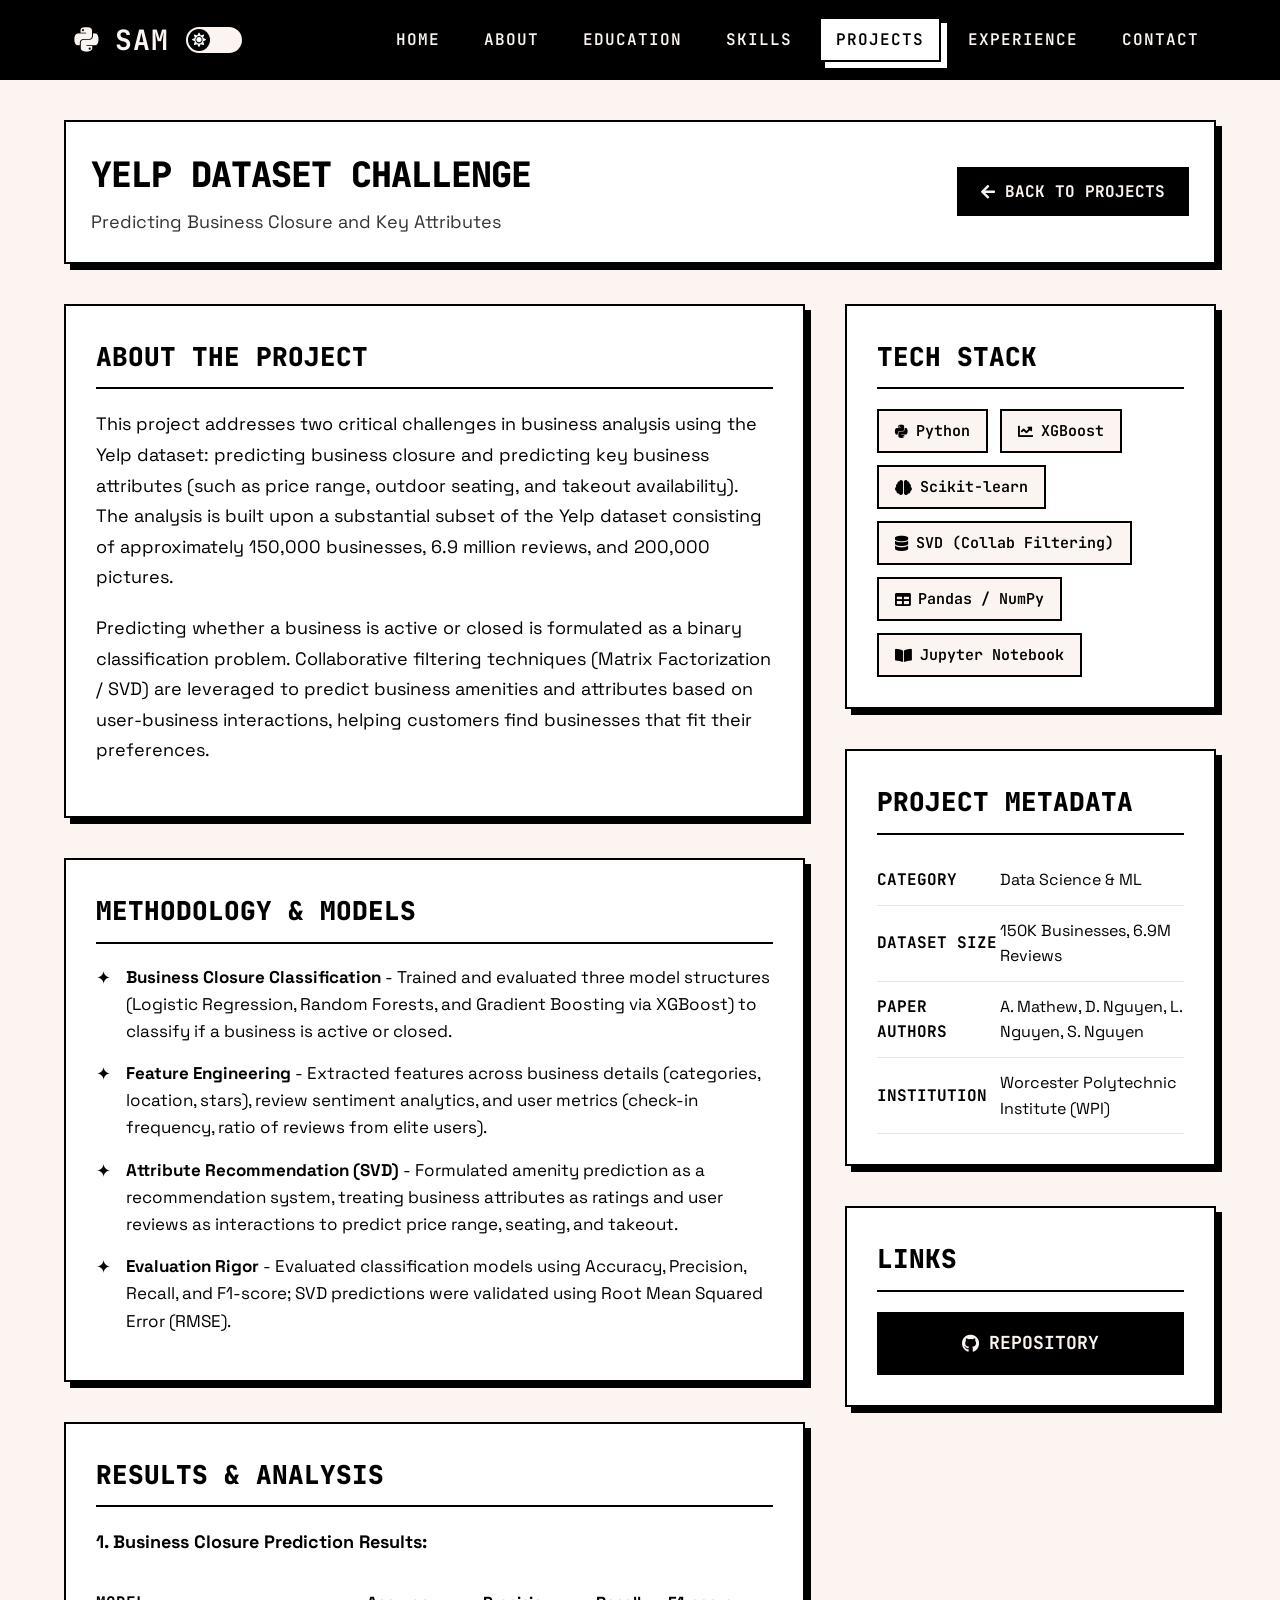
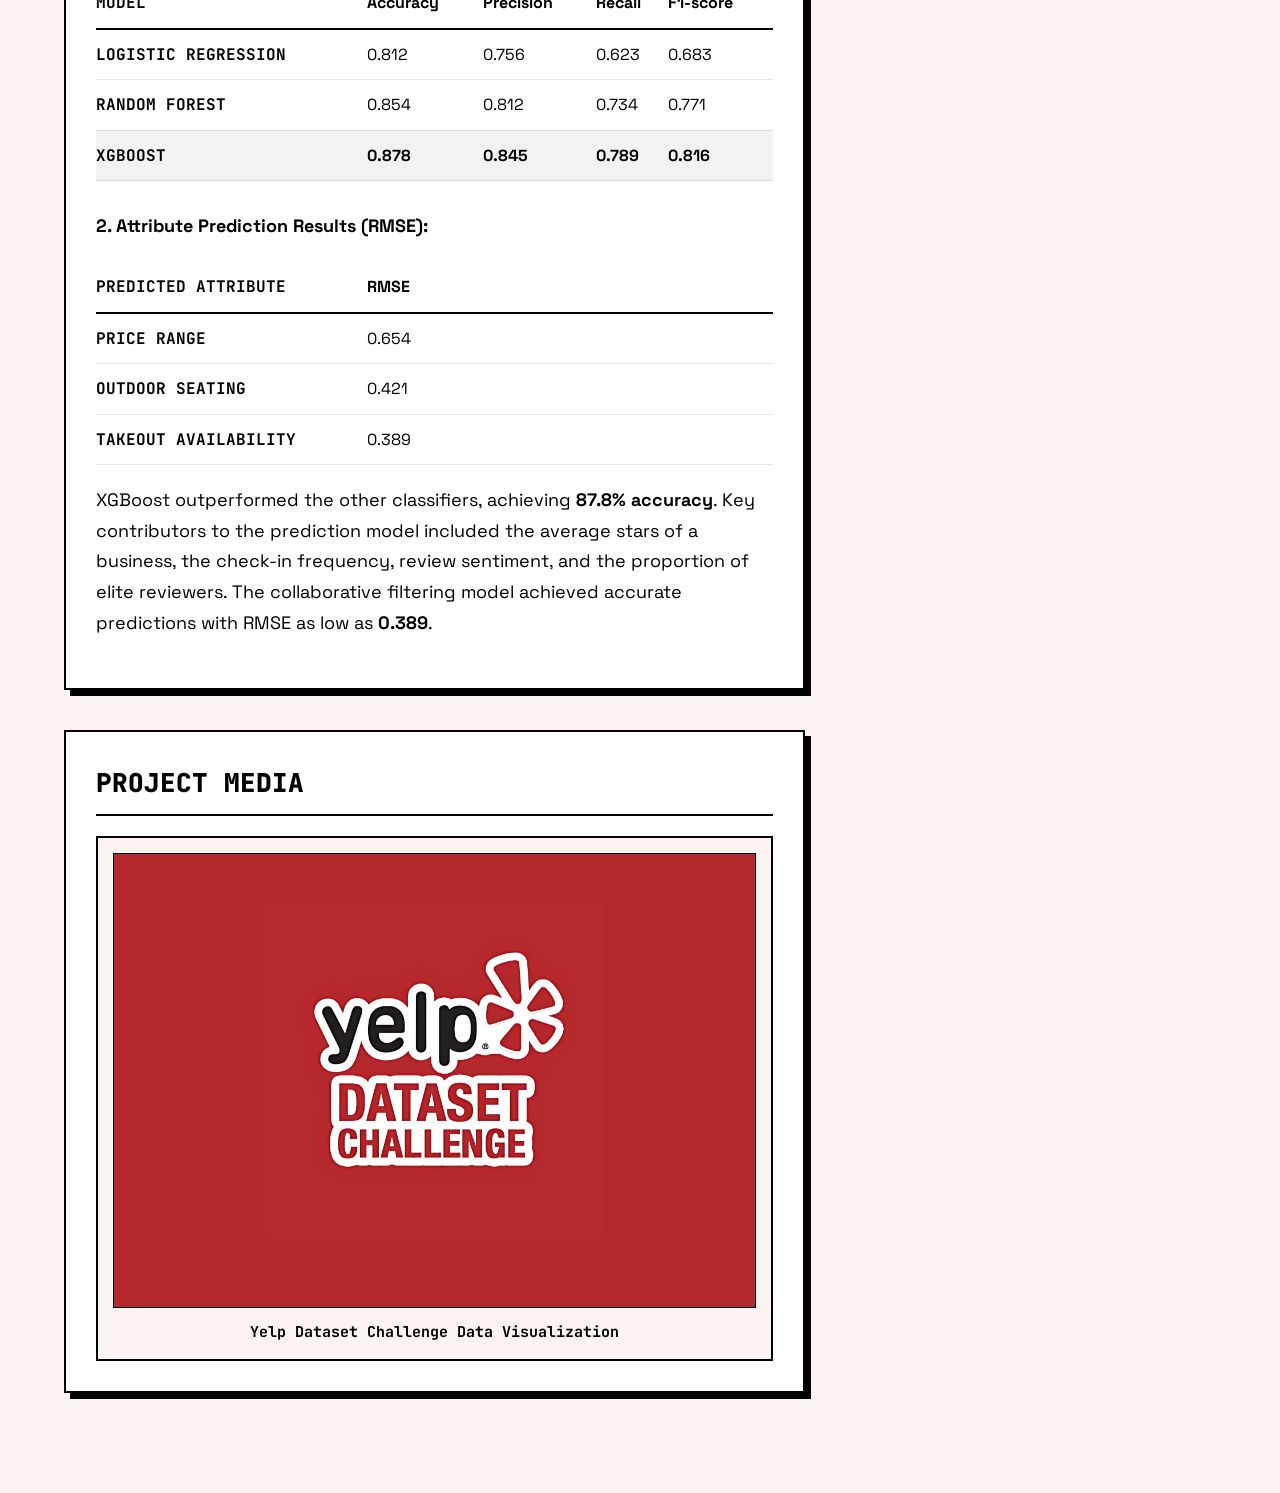
<file: yelp.html>
<!DOCTYPE html>
<html lang="en">

<head>
  <meta charset="UTF-8" />
  <meta http-equiv="X-UA-Compatible" content="IE=edge" />
  <meta name="viewport" content="width=device-width, initial-scale=1.0" />
  <title>Yelp Dataset Challenge | Project Details</title>
  <!-- Custom CSS -->
  <link rel="stylesheet" href="./assets/css/style.css" />
  <link rel="stylesheet" href="./assets/css/shared.css" />
  <link rel="stylesheet" href="./assets/css/project-detail.css" />
  <!-- Font Awesome -->
  <link rel="stylesheet" href="https://cdnjs.cloudflare.com/ajax/libs/font-awesome/5.15.3/css/all.min.css"
    integrity="sha512-iBBXm8fW90+nuLcSKlbmrPcLa0OT92xO1BIsZ+ywDWZCvqsWgccV3gFoRBv0z+8dLJgyAHIhR35VZc2oM/gI1w=="
    crossorigin="anonymous" referrerpolicy="no-referrer" />
  <link href="https://fonts.googleapis.com/css2?family=Abel&display=swap" rel="stylesheet" />
</head>

<body>
  <!-- navbar starts -->
  <header>
    <div class="navbar-left">
      <a href="/" class="logo"><i class="fab fa-python"></i> sam</a>
      <button id="theme-toggle" class="theme-toggle" aria-label="Toggle dark mode">
        <i class="fas fa-sun"></i>
        <i class="fas fa-moon"></i>
      </button>
    </div>

    <div class="navbar-controls">
      <div id="menu" class="fas fa-bars"></div>
    </div>

    <nav class="navbar">
      <ul>
        <li><a href="./index.html#home">Home</a></li>
        <li><a href="./index.html#about">About</a></li>
        <li><a href="./index.html#education">Education</a></li>
        <li><a href="./index.html#skills">Skills</a></li>
        <li><a href="./index.html#project" class="active">Projects</a></li>
        <li><a href="./index.html#experience">Experience</a></li>
        <li><a href="./index.html#contact">Contact</a></li>
      </ul>
    </nav>
  </header>
  <!-- navbar ends -->

  <main class="project-detail-container">
    <!-- Header Banner -->
    <div class="project-detail-header">
      <div class="project-title-area">
        <h1>Yelp Dataset Challenge</h1>
        <div class="project-subtitle">Predicting Business Closure and Key Attributes</div>
      </div>
      <button class="back-btn" onclick="window.location.href='./index.html#project'">
        <i class="fas fa-arrow-left"></i> Back to Projects
      </button>
    </div>

    <!-- Main Layout Grid -->
    <div class="project-grid">
      <!-- Left Side: Project details -->
      <div class="project-main-content">
        <!-- Overview Card -->
        <div class="project-card">
          <h2>About the Project</h2>
          <p>
            This project addresses two critical challenges in business analysis using the Yelp dataset: predicting
            business closure and predicting key business attributes (such as price range, outdoor seating, and takeout
            availability). The analysis is built upon a substantial subset of the Yelp dataset consisting of
            approximately 150,000 businesses, 6.9 million reviews, and 200,000 pictures.
          </p>
          <p>
            Predicting whether a business is active or closed is formulated as a binary classification problem.
            Collaborative filtering techniques (Matrix Factorization / SVD) are leveraged to predict business amenities
            and attributes based on user-business interactions, helping customers find businesses that fit their
            preferences.
          </p>
        </div>

        <!-- Features & Methods Card -->
        <div class="project-card">
          <h2>Methodology & Models</h2>
          <ul class="project-list">
            <li><strong>Business Closure Classification</strong> - Trained and evaluated three model structures
              (Logistic Regression, Random Forests, and Gradient Boosting via XGBoost) to classify if a business is
              active or closed.</li>
            <li><strong>Feature Engineering</strong> - Extracted features across business details (categories, location,
              stars), review sentiment analytics, and user metrics (check-in frequency, ratio of reviews from elite
              users).</li>
            <li><strong>Attribute Recommendation (SVD)</strong> - Formulated amenity prediction as a recommendation
              system, treating business attributes as ratings and user reviews as interactions to predict price range,
              seating, and takeout.</li>
            <li><strong>Evaluation Rigor</strong> - Evaluated classification models using Accuracy, Precision, Recall,
              and F1-score; SVD predictions were validated using Root Mean Squared Error (RMSE).</li>
          </ul>
        </div>

        <!-- Results Card -->
        <div class="project-card">
          <h2>Results & Analysis</h2>
          <p><strong>1. Business Closure Prediction Results:</strong></p>
          <table class="meta-info-table" style="margin-bottom: 3rem;">
            <thead>
              <tr style="font-weight: bold; border-bottom: 2px solid var(--border-primary);">
                <td>Model</td>
                <td>Accuracy</td>
                <td>Precision</td>
                <td>Recall</td>
                <td>F1-score</td>
              </tr>
            </thead>
            <tbody>
              <tr>
                <td>Logistic Regression</td>
                <td>0.812</td>
                <td>0.756</td>
                <td>0.623</td>
                <td>0.683</td>
              </tr>
              <tr>
                <td>Random Forest</td>
                <td>0.854</td>
                <td>0.812</td>
                <td>0.734</td>
                <td>0.771</td>
              </tr>
              <tr style="font-weight: bold; background: rgba(0,0,0,0.05);">
                <td>XGBoost</td>
                <td>0.878</td>
                <td>0.845</td>
                <td>0.789</td>
                <td>0.816</td>
              </tr>
            </tbody>
          </table>

          <p><strong>2. Attribute Prediction Results (RMSE):</strong></p>
          <table class="meta-info-table">
            <thead>
              <tr style="font-weight: bold; border-bottom: 2px solid var(--border-primary);">
                <td>Predicted Attribute</td>
                <td>RMSE</td>
              </tr>
            </thead>
            <tbody>
              <tr>
                <td>Price Range</td>
                <td>0.654</td>
              </tr>
              <tr>
                <td>Outdoor Seating</td>
                <td>0.421</td>
              </tr>
              <tr>
                <td>Takeout Availability</td>
                <td>0.389</td>
              </tr>
            </tbody>
          </table>
          <p style="margin-top: 2rem;">
            XGBoost outperformed the other classifiers, achieving <strong>87.8% accuracy</strong>. Key contributors to
            the prediction model included the average stars of a business, the check-in frequency, review sentiment, and
            the proportion of elite reviewers. The collaborative filtering model achieved accurate predictions with RMSE
            as low as <strong>0.389</strong>.
          </p>
        </div>

        <!-- Media Card -->
        <div class="project-card">
          <h2>Project Media</h2>
          <div style="border: 2px solid var(--border-primary); padding: 15px; background: var(--bg-primary);">
            <img src="./assets/images/projects/yelp.png" alt="Yelp Challenge Visual"
              style="width: 100%; height: auto; border: 1px solid var(--border-primary); display: block;" />
            <div
              style="margin-top: 12px; font-size: 1.5rem; font-family: 'JetBrains Mono', monospace; text-align: center; font-weight: bold;">
              Yelp Dataset Challenge Data Visualization</div>
          </div>
        </div>
      </div>

      <!-- Right Side: Sidebar Metadata & Tech Stack -->
      <div class="project-sidebar">
        <!-- Tech Stack Card -->
        <div class="project-card">
          <h2>Tech Stack</h2>
          <div class="tech-grid">
            <span class="tech-badge"><i class="fab fa-python"></i> Python</span>
            <span class="tech-badge"><i class="fas fa-chart-line"></i> XGBoost</span>
            <span class="tech-badge"><i class="fas fa-brain"></i> Scikit-learn</span>
            <span class="tech-badge"><i class="fas fa-database"></i> SVD (Collab Filtering)</span>
            <span class="tech-badge"><i class="fas fa-table"></i> Pandas / NumPy</span>
            <span class="tech-badge"><i class="fas fa-book-open"></i> Jupyter Notebook</span>
          </div>
        </div>

        <!-- Project Stats Card -->
        <div class="project-card">
          <h2>Project Metadata</h2>
          <table class="meta-info-table">
            <tr>
              <td>Category</td>
              <td>Data Science & ML</td>
            </tr>
            <tr>
              <td>Dataset Size</td>
              <td>150K Businesses, 6.9M Reviews</td>
            </tr>
            <tr>
              <td>Paper Authors</td>
              <td>A. Mathew, D. Nguyen, L. Nguyen, S. Nguyen</td>
            </tr>
            <tr>
              <td>Institution</td>
              <td>Worcester Polytechnic Institute (WPI)</td>
            </tr>
          </table>
        </div>

        <!-- Action Buttons Card -->
        <div class="project-card">
          <h2>Links</h2>
          <div class="project-actions">
            <a href="https://github.com/abhayma1000/DS3010FinalProject" target="_blank" class="action-btn primary">
              <i class="fab fa-github"></i> Repository
            </a>
          </div>
        </div>
      </div>
    </div>
  </main>

  <!-- Theme management script -->
  <script>
    // Theme toggling functionality
    const themeToggle = document.getElementById('theme-toggle');

    // Initialize theme on page load
    const currentTheme = localStorage.getItem('theme') || 'light';
    document.documentElement.setAttribute('data-theme', currentTheme);

    themeToggle.addEventListener('click', function () {
      const activeTheme = document.documentElement.getAttribute('data-theme');
      const newTheme = activeTheme === 'dark' ? 'light' : 'dark';

      document.documentElement.setAttribute('data-theme', newTheme);
      localStorage.setItem('theme', newTheme);
    });

    // Mobile Menu functionality
    const menuBtn = document.getElementById('menu');
    const navbar = document.querySelector('.navbar');

    menuBtn.addEventListener('click', function () {
      this.classList.toggle('fa-times');
      navbar.classList.toggle('nav-toggle');
    });

    // Close menu on navigation
    document.querySelectorAll('.navbar ul li a').forEach(link => {
      link.addEventListener('click', () => {
        menuBtn.classList.remove('fa-times');
        navbar.classList.remove('nav-toggle');
      });
    });
  </script>
</body>

</html>
</file>
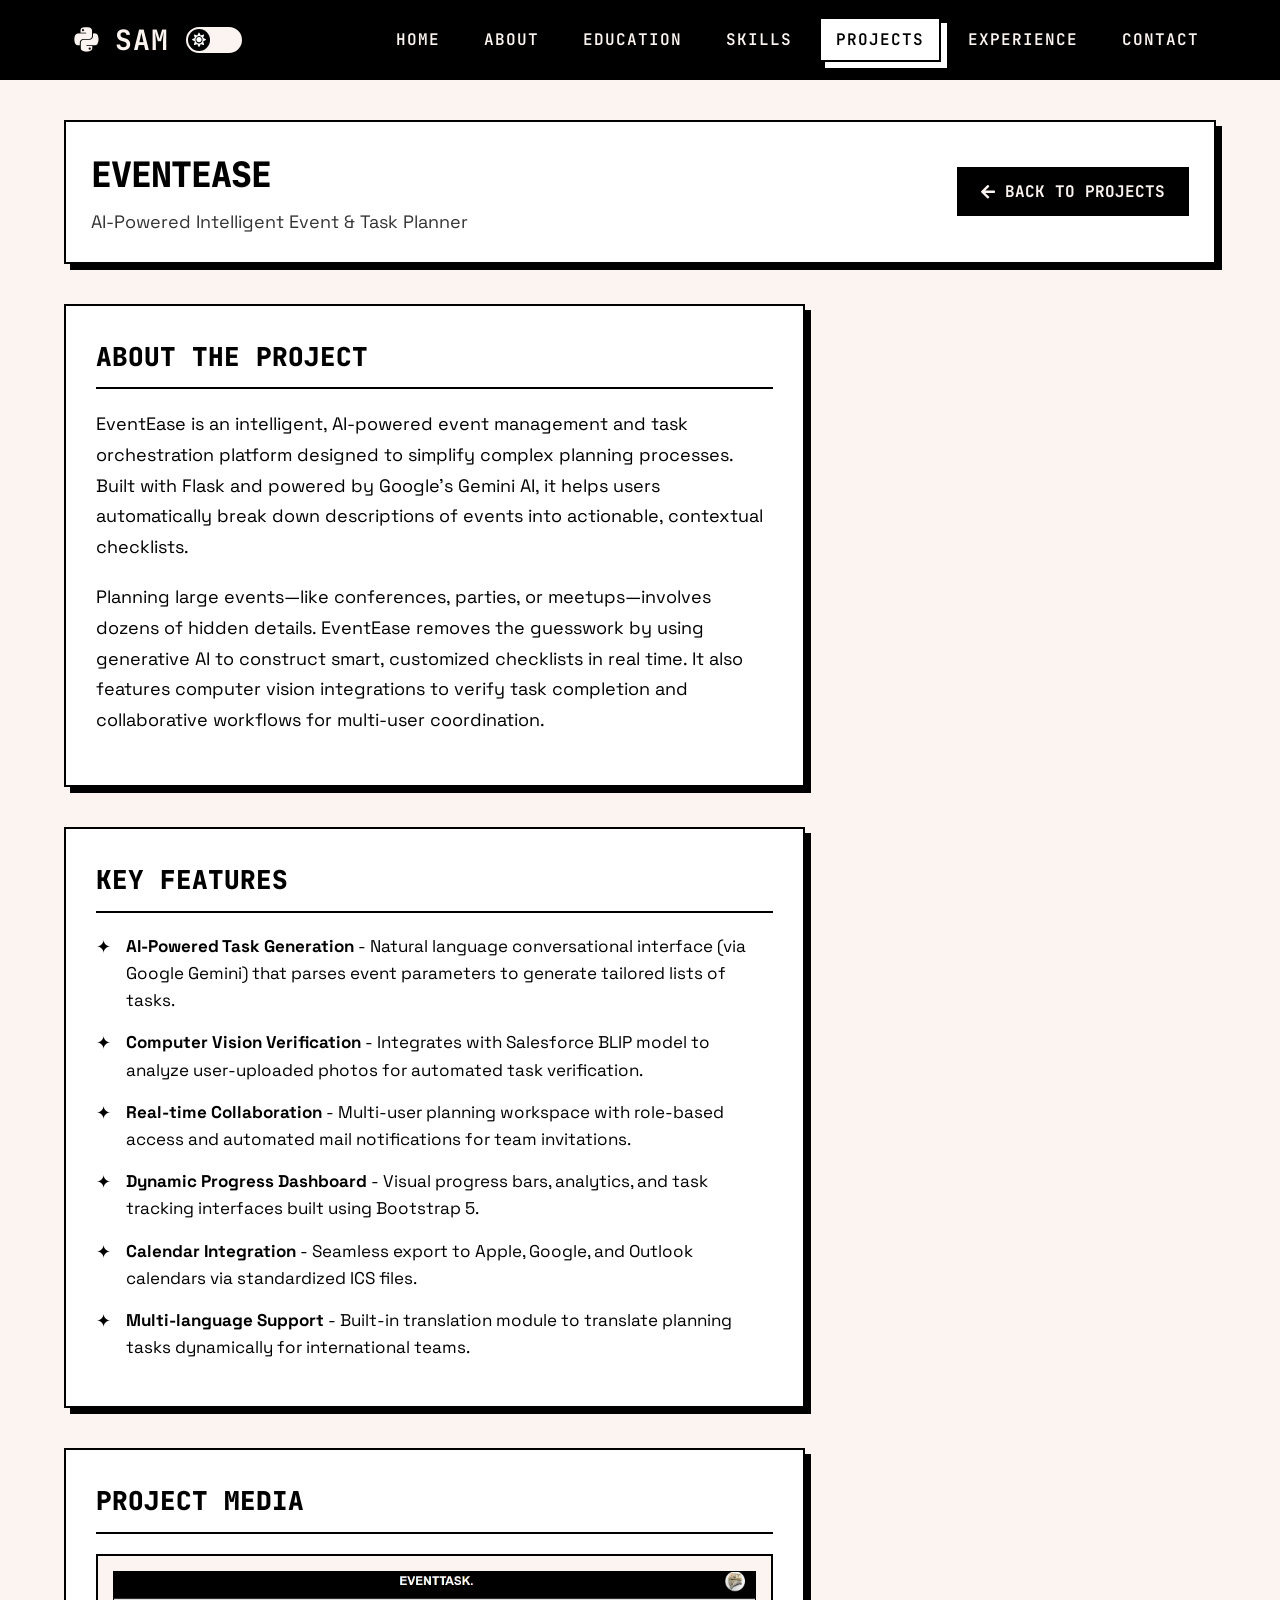
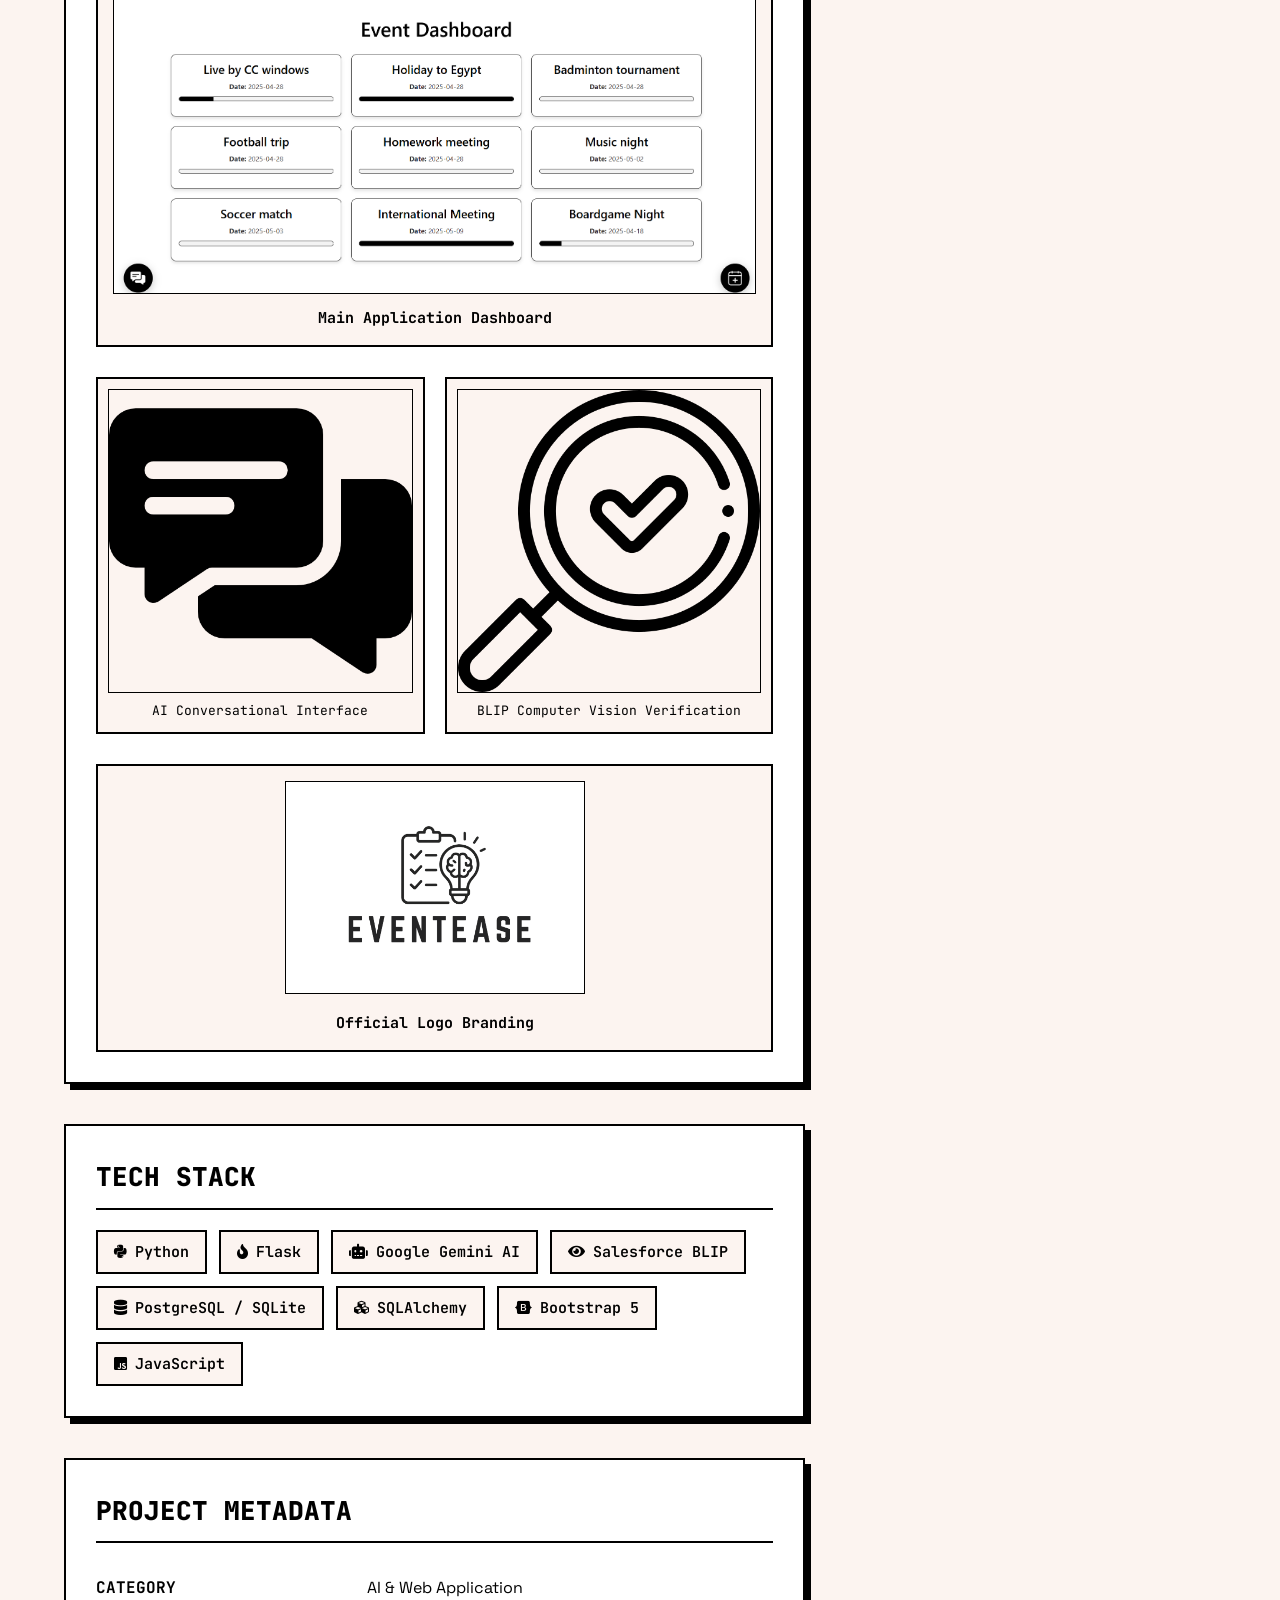
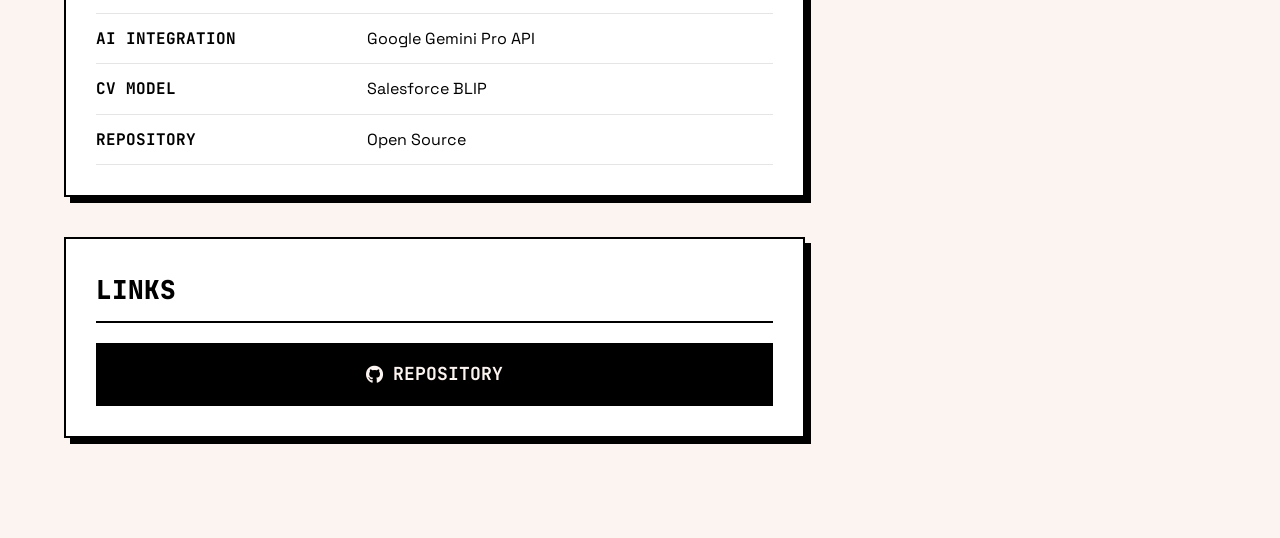
<file: projects/eventease.html>
<!DOCTYPE html>
<html lang="en">

<head>
  <meta charset="UTF-8" />
  <meta http-equiv="X-UA-Compatible" content="IE=edge" />
  <meta name="viewport" content="width=device-width, initial-scale=1.0" />
  <title>EventEase | Project Details</title>
  <!-- Custom CSS -->
  <link rel="stylesheet" href="../assets/css/style.css" />
  <link rel="stylesheet" href="../assets/css/shared.css" />
  <link rel="stylesheet" href="../assets/css/project-detail.css" />
  <!-- Font Awesome -->
  <link rel="stylesheet" href="https://cdnjs.cloudflare.com/ajax/libs/font-awesome/5.15.3/css/all.min.css"
    integrity="sha512-iBBXm8fW90+nuLcSKlbmrPcLa0OT92xO1BIsZ+ywDWZCvqsWgccV3gFoRBv0z+8dLJgyAHIhR35VZc2oM/gI1w=="
    crossorigin="anonymous" referrerpolicy="no-referrer" />
  <link href="https://fonts.googleapis.com/css2?family=Abel&display=swap" rel="stylesheet" />
</head>

<body>
  <!-- navbar starts -->
  <header>
    <div class="navbar-left">
      <a href="../" class="logo"><i class="fab fa-python"></i> sam</a>
      <button id="theme-toggle" class="theme-toggle" aria-label="Toggle dark mode">
        <i class="fas fa-sun"></i>
        <i class="fas fa-moon"></i>
      </button>
    </div>

    <div class="navbar-controls">
      <div id="menu" class="fas fa-bars"></div>
    </div>

    <nav class="navbar">
      <ul>
        <li><a href="../index.html#home">Home</a></li>
        <li><a href="../index.html#about">About</a></li>
        <li><a href="../index.html#education">Education</a></li>
        <li><a href="../index.html#skills">Skills</a></li>
        <li><a href="../index.html#project" class="active">Projects</a></li>
        <li><a href="../index.html#experience">Experience</a></li>
        <li><a href="../index.html#contact">Contact</a></li>
      </ul>
    </nav>
  </header>
  <!-- navbar ends -->

  <main class="project-detail-container">
    <!-- Header Banner -->
    <div class="project-detail-header">
      <div class="project-title-area">
        <h1>EventEase</h1>
        <div class="project-subtitle">AI-Powered Intelligent Event & Task Planner</div>
      </div>
      <button class="back-btn" onclick="window.location.href='../index.html#project'">
        <i class="fas fa-arrow-left"></i> Back to Projects
      </button>
    </div>

    <!-- Main Layout Grid -->
    <div class="project-grid">
      <!-- Left Side: Project details -->
      <div class="project-main-content">
        <!-- Overview Card -->
        <div class="project-card">
          <h2>About the Project</h2>
          <p>
            EventEase is an intelligent, AI-powered event management and task orchestration platform designed to
            simplify complex planning processes. Built with Flask and powered by Google's Gemini AI, it helps users
            automatically break down descriptions of events into actionable, contextual checklists.
          </p>
          <p>
            Planning large events—like conferences, parties, or meetups—involves dozens of hidden details. EventEase
            removes the guesswork by using generative AI to construct smart, customized checklists in real time. It also
            features computer vision integrations to verify task completion and collaborative workflows for multi-user
            coordination.
          </p>
        </div>

        <!-- Features Card -->
        <div class="project-card">
          <h2>Key Features</h2>
          <ul class="project-list">
            <li><strong>AI-Powered Task Generation</strong> - Natural language conversational interface (via Google
              Gemini) that parses event parameters to generate tailored lists of tasks.</li>
            <li><strong>Computer Vision Verification</strong> - Integrates with Salesforce BLIP model to analyze
              user-uploaded photos for automated task verification.</li>
            <li><strong>Real-time Collaboration</strong> - Multi-user planning workspace with role-based access and
              automated mail notifications for team invitations.</li>
            <li><strong>Dynamic Progress Dashboard</strong> - Visual progress bars, analytics, and task tracking
              interfaces built using Bootstrap 5.</li>
            <li><strong>Calendar Integration</strong> - Seamless export to Apple, Google, and Outlook calendars via
              standardized ICS files.</li>
            <li><strong>Multi-language Support</strong> - Built-in translation module to translate planning tasks
              dynamically for international teams.</li>
          </ul>
        </div>

        <!-- Project Media Card -->
        <div class="project-card">
          <h2>Project Media</h2>
          <div style="display: flex; flex-direction: column; gap: 3rem;">
            <div style="border: 2px solid var(--border-primary); padding: 15px; background: var(--bg-primary);">
              <img src="../assets/images/projects/eventease_screenshot.png" alt="EventEase Dashboard"
                style="width: 100%; height: auto; border: 1px solid var(--border-primary); display: block;" />
              <div
                style="margin-top: 12px; font-size: 1.5rem; font-family: 'JetBrains Mono', monospace; text-align: center; font-weight: bold;">
                Main Application Dashboard</div>
            </div>
            <div style="display: grid; grid-template-columns: 1fr 1fr; gap: 2rem;">
              <div style="border: 2px solid var(--border-primary); padding: 10px; background: var(--bg-primary);">
                <img src="../assets/images/projects/chatbot.png" alt="Gemini AI Chatbot Assistant"
                  style="width: 100%; height: auto; border: 1px solid var(--border-primary); display: block;" />
                <div
                  style="margin-top: 8px; font-size: 1.3rem; font-family: 'JetBrains Mono', monospace; text-align: center;">
                  AI Conversational Interface</div>
              </div>
              <div style="border: 2px solid var(--border-primary); padding: 10px; background: var(--bg-primary);">
                <img src="../assets/images/projects/verify.png" alt="BLIP Image Task Verification"
                  style="width: 100%; height: auto; border: 1px solid var(--border-primary); display: block;" />
                <div
                  style="margin-top: 8px; font-size: 1.3rem; font-family: 'JetBrains Mono', monospace; text-align: center;">
                  BLIP Computer Vision Verification</div>
              </div>
            </div>
            <div
              style="border: 2px solid var(--border-primary); padding: 15px; background: var(--bg-primary); text-align: center;">
              <img src="../assets/images/projects/eventease.png" alt="EventEase Logo"
                style="max-width: 300px; width: 100%; height: auto; border: 1px solid var(--border-primary); display: inline-block;" />
              <div
                style="margin-top: 12px; font-size: 1.5rem; font-family: 'JetBrains Mono', monospace; text-align: center; font-weight: bold;">
                Official Logo Branding</div>
            </div>
          </div>
        </div>


        <!-- Right Side: Sidebar Metadata & Tech Stack -->
        <div class="project-sidebar">
          <!-- Tech Stack Card -->
          <div class="project-card">
            <h2>Tech Stack</h2>
            <div class="tech-grid">
              <span class="tech-badge"><i class="fab fa-python"></i> Python</span>
              <span class="tech-badge"><i class="fas fa-fire"></i> Flask</span>
              <span class="tech-badge"><i class="fas fa-robot"></i> Google Gemini AI</span>
              <span class="tech-badge"><i class="fas fa-eye"></i> Salesforce BLIP</span>
              <span class="tech-badge"><i class="fas fa-database"></i> PostgreSQL / SQLite</span>
              <span class="tech-badge"><i class="fas fa-cubes"></i> SQLAlchemy</span>
              <span class="tech-badge"><i class="fab fa-bootstrap"></i> Bootstrap 5</span>
              <span class="tech-badge"><i class="fab fa-js-square"></i> JavaScript</span>
            </div>
          </div>

          <!-- Project Stats Card -->
          <div class="project-card">
            <h2>Project Metadata</h2>
            <table class="meta-info-table">
              <tr>
                <td>Category</td>
                <td>AI & Web Application</td>
              </tr>
              <tr>
                <td>AI Integration</td>
                <td>Google Gemini Pro API</td>
              </tr>
              <tr>
                <td>CV Model</td>
                <td>Salesforce BLIP</td>
              </tr>
              <tr>
                <td>Repository</td>
                <td>Open Source</td>
              </tr>
            </table>
          </div>

          <!-- Action Buttons Card -->
          <div class="project-card">
            <h2>Links</h2>
            <div class="project-actions">
              <a href="https://github.com/samnguyen3115/eventease" target="_blank" class="action-btn primary">
                <i class="fab fa-github"></i> Repository
              </a>
            </div>
          </div>
        </div>
      </div>
  </main>

  <!-- Theme management script -->
  <script>
    // Theme toggling functionality
    const themeToggle = document.getElementById('theme-toggle');

    // Initialize theme on page load
    const currentTheme = localStorage.getItem('theme') || 'light';
    document.documentElement.setAttribute('data-theme', currentTheme);

    themeToggle.addEventListener('click', function () {
      const activeTheme = document.documentElement.getAttribute('data-theme');
      const newTheme = activeTheme === 'dark' ? 'light' : 'dark';

      document.documentElement.setAttribute('data-theme', newTheme);
      localStorage.setItem('theme', newTheme);
    });

    // Mobile Menu functionality
    const menuBtn = document.getElementById('menu');
    const navbar = document.querySelector('.navbar');

    menuBtn.addEventListener('click', function () {
      this.classList.toggle('fa-times');
      navbar.classList.toggle('nav-toggle');
    });

    // Close menu on navigation
    document.querySelectorAll('.navbar ul li a').forEach(link => {
      link.addEventListener('click', () => {
        menuBtn.classList.remove('fa-times');
        navbar.classList.remove('nav-toggle');
      });
    });
  </script>
</body>

</html>
</file>
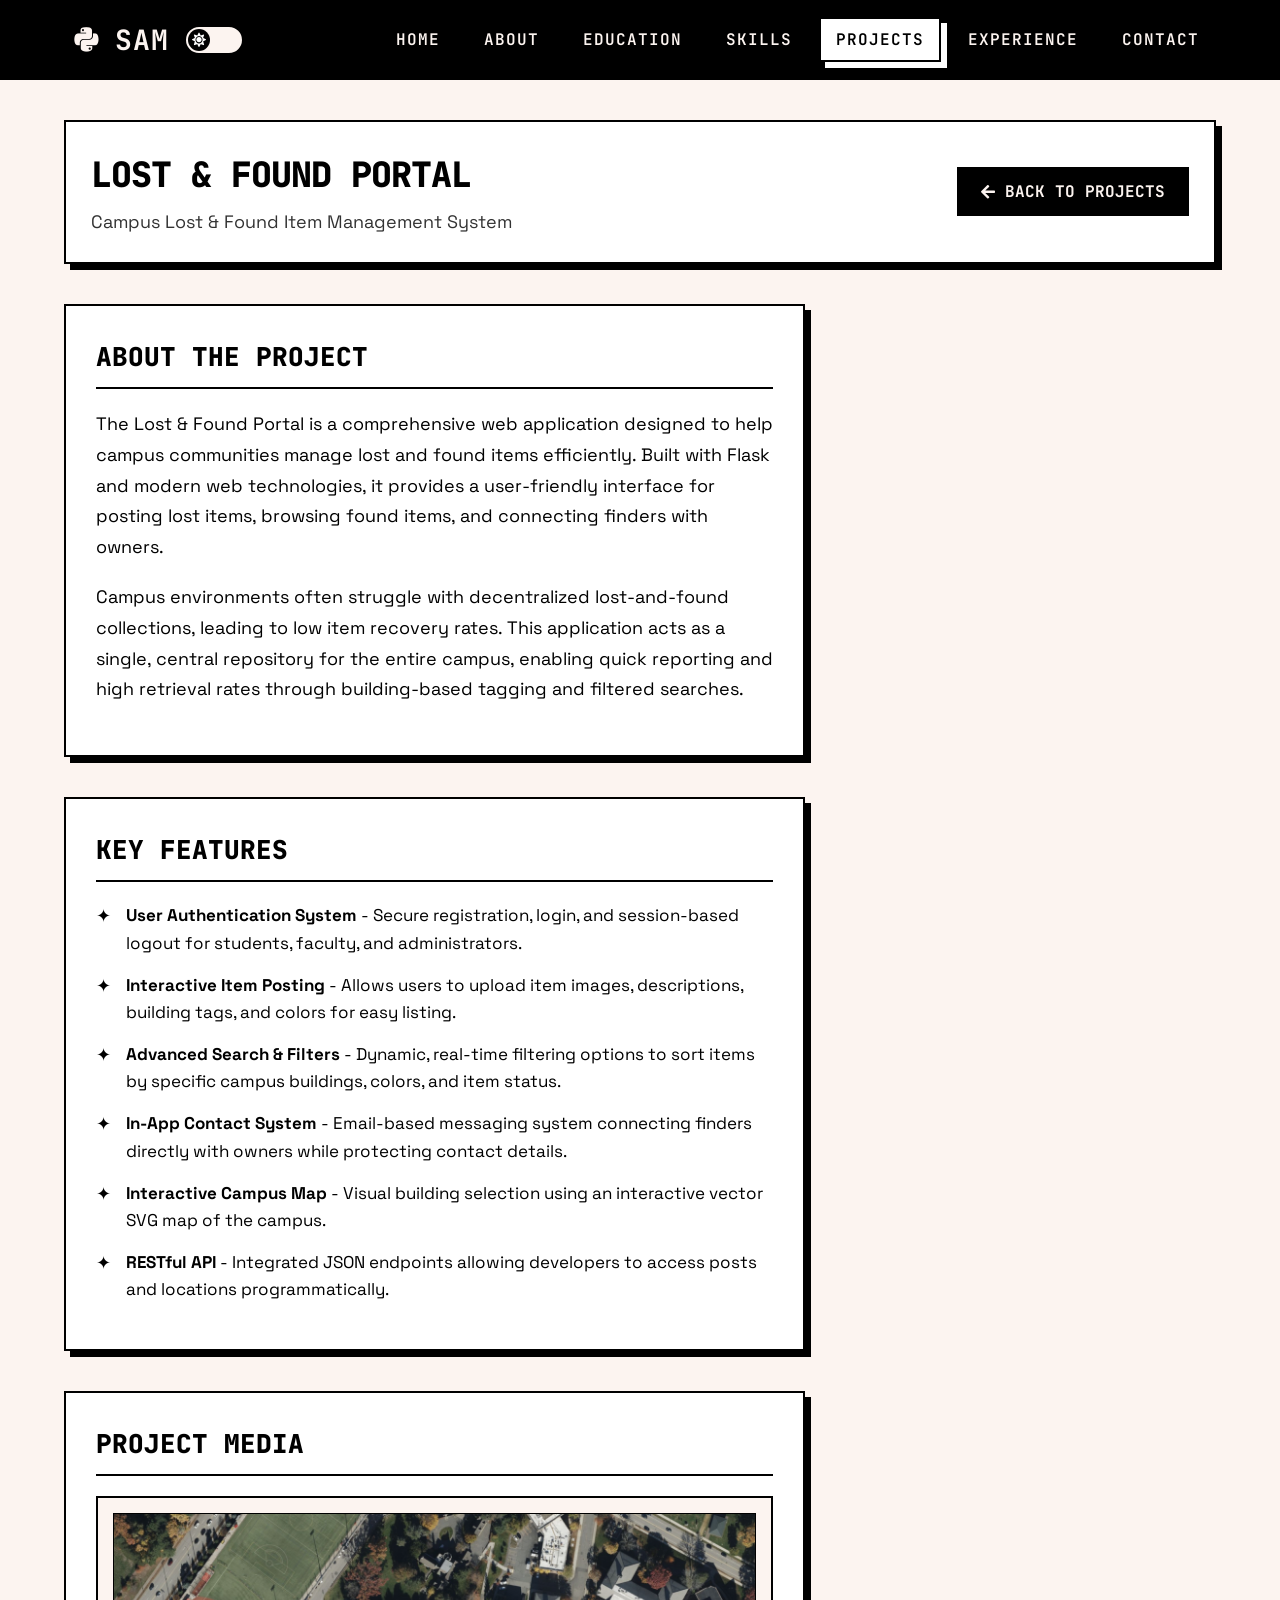
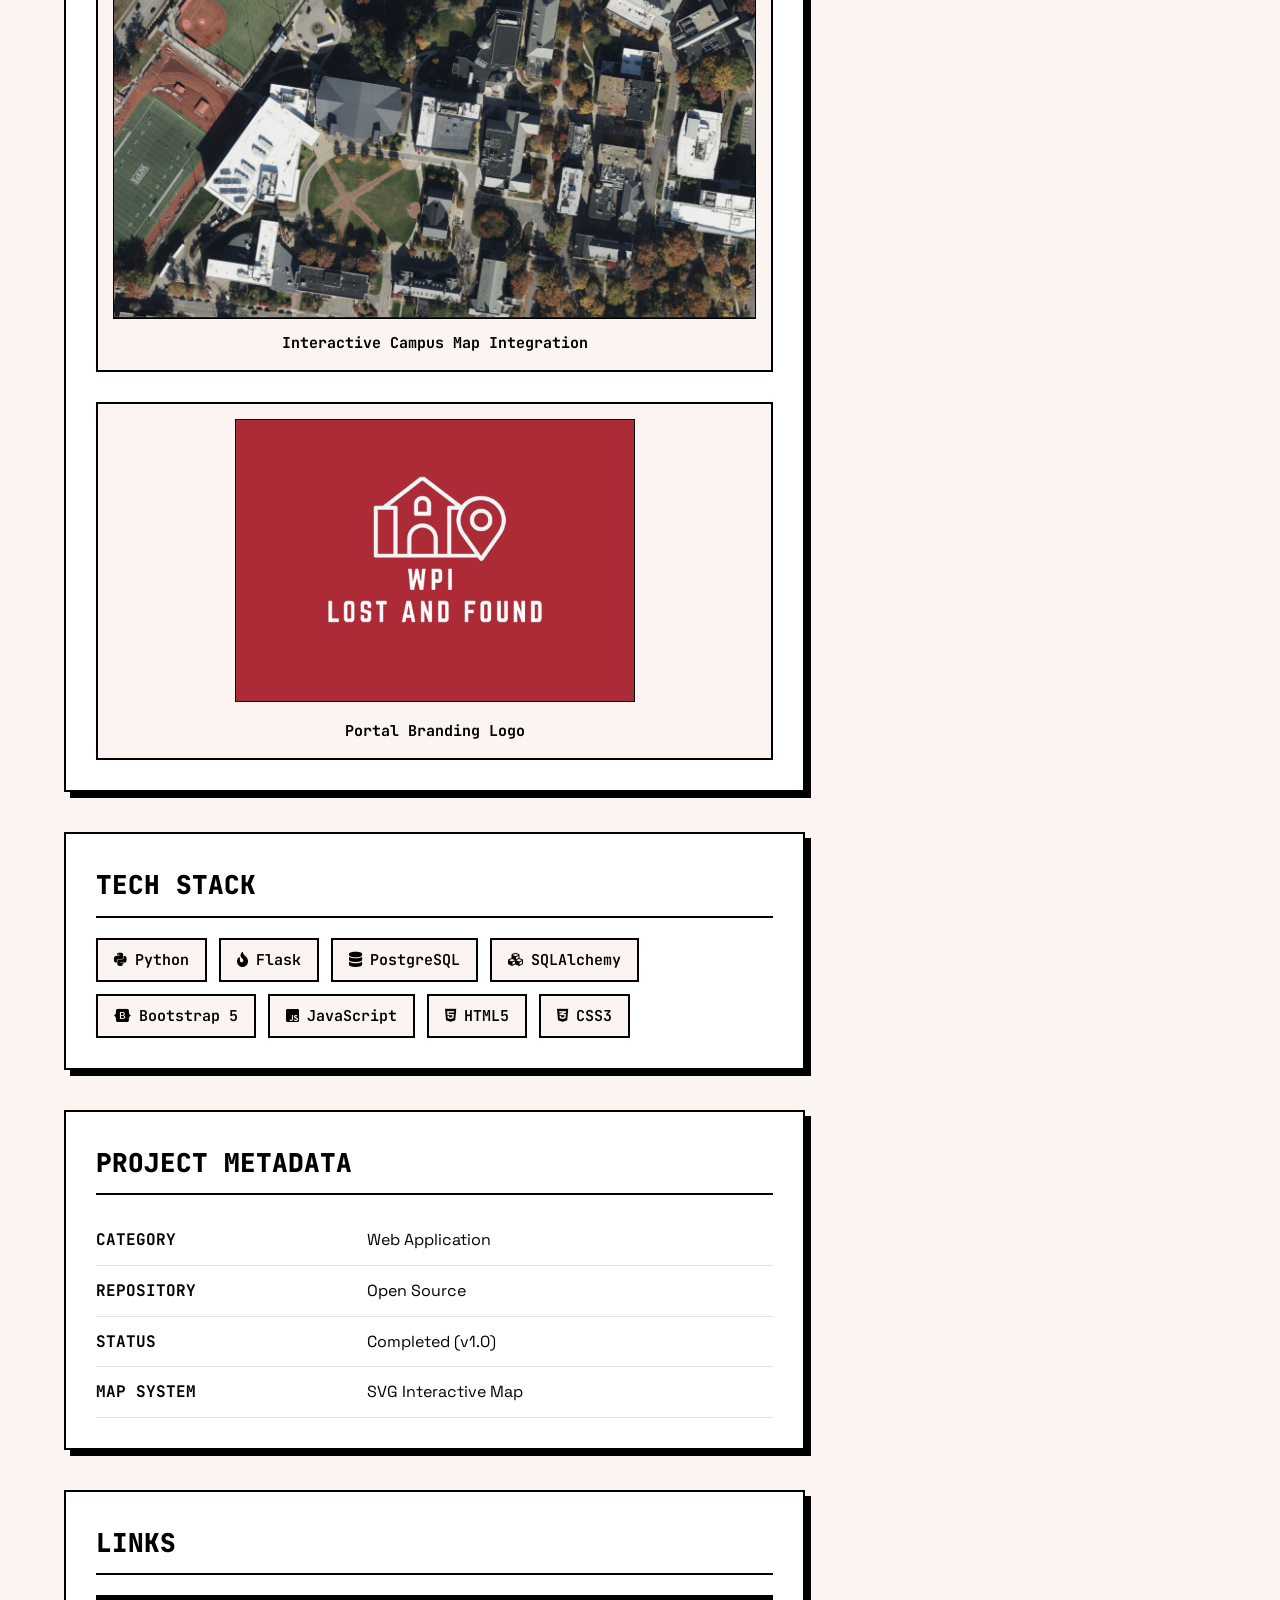
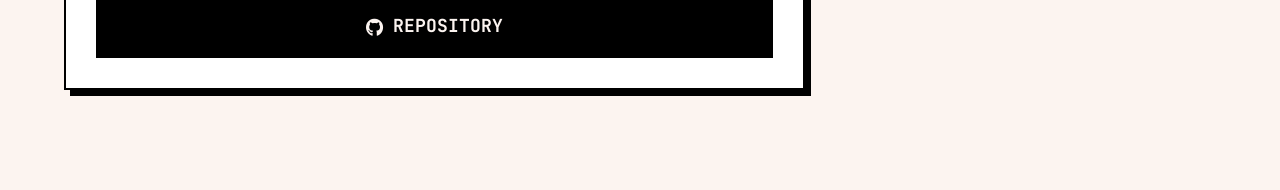
<file: projects/lostandfound.html>
<!DOCTYPE html>
<html lang="en">

<head>
  <meta charset="UTF-8" />
  <meta http-equiv="X-UA-Compatible" content="IE=edge" />
  <meta name="viewport" content="width=device-width, initial-scale=1.0" />
  <title>Lost & Found Portal | Project Details</title>
  <!-- Custom CSS -->
  <link rel="stylesheet" href="../assets/css/style.css" />
  <link rel="stylesheet" href="../assets/css/shared.css" />
  <link rel="stylesheet" href="../assets/css/project-detail.css" />
  <!-- Font Awesome -->
  <link rel="stylesheet" href="https://cdnjs.cloudflare.com/ajax/libs/font-awesome/5.15.3/css/all.min.css"
    integrity="sha512-iBBXm8fW90+nuLcSKlbmrPcLa0OT92xO1BIsZ+ywDWZCvqsWgccV3gFoRBv0z+8dLJgyAHIhR35VZc2oM/gI1w=="
    crossorigin="anonymous" referrerpolicy="no-referrer" />
  <link href="https://fonts.googleapis.com/css2?family=Abel&display=swap" rel="stylesheet" />
</head>

<body>
  <!-- navbar starts -->
  <header>
    <div class="navbar-left">
      <a href="../" class="logo"><i class="fab fa-python"></i> sam</a>
      <button id="theme-toggle" class="theme-toggle" aria-label="Toggle dark mode">
        <i class="fas fa-sun"></i>
        <i class="fas fa-moon"></i>
      </button>
    </div>

    <div class="navbar-controls">
      <div id="menu" class="fas fa-bars"></div>
    </div>

    <nav class="navbar">
      <ul>
        <li><a href="../index.html#home">Home</a></li>
        <li><a href="../index.html#about">About</a></li>
        <li><a href="../index.html#education">Education</a></li>
        <li><a href="../index.html#skills">Skills</a></li>
        <li><a href="../index.html#project" class="active">Projects</a></li>
        <li><a href="../index.html#experience">Experience</a></li>
        <li><a href="../index.html#contact">Contact</a></li>
      </ul>
    </nav>
  </header>
  <!-- navbar ends -->

  <main class="project-detail-container">
    <!-- Header Banner -->
    <div class="project-detail-header">
      <div class="project-title-area">
        <h1>Lost & Found Portal</h1>
        <div class="project-subtitle">Campus Lost & Found Item Management System</div>
      </div>
      <button class="back-btn" onclick="window.location.href='../index.html#project'">
        <i class="fas fa-arrow-left"></i> Back to Projects
      </button>
    </div>

    <!-- Main Layout Grid -->
    <div class="project-grid">
      <!-- Left Side: Project details -->
      <div class="project-main-content">
        <!-- Overview Card -->
        <div class="project-card">
          <h2>About the Project</h2>
          <p>
            The Lost & Found Portal is a comprehensive web application designed to help campus communities manage lost
            and found items efficiently. Built with Flask and modern web technologies, it provides a user-friendly
            interface for posting lost items, browsing found items, and connecting finders with owners.
          </p>
          <p>
            Campus environments often struggle with decentralized lost-and-found collections, leading to low item
            recovery rates. This application acts as a single, central repository for the entire campus, enabling quick
            reporting and high retrieval rates through building-based tagging and filtered searches.
          </p>
        </div>

        <!-- Features Card -->
        <div class="project-card">
          <h2>Key Features</h2>
          <ul class="project-list">
            <li><strong>User Authentication System</strong> - Secure registration, login, and session-based logout for
              students, faculty, and administrators.</li>
            <li><strong>Interactive Item Posting</strong> - Allows users to upload item images, descriptions, building
              tags, and colors for easy listing.</li>
            <li><strong>Advanced Search & Filters</strong> - Dynamic, real-time filtering options to sort items by
              specific campus buildings, colors, and item status.</li>
            <li><strong>In-App Contact System</strong> - Email-based messaging system connecting finders directly with
              owners while protecting contact details.</li>
            <li><strong>Interactive Campus Map</strong> - Visual building selection using an interactive vector SVG map
              of the campus.</li>
            <li><strong>RESTful API</strong> - Integrated JSON endpoints allowing developers to access posts and
              locations programmatically.</li>
          </ul>
        </div>

        <!-- Project Media Card -->
        <div class="project-card">
          <h2>Project Media</h2>
          <div style="display: flex; flex-direction: column; gap: 3rem; align-items: center;">
            <div
              style="width: 100%; border: 2px solid var(--border-primary); padding: 15px; background: var(--bg-primary);">
              <img src="../assets/images/projects/map.png" alt="Campus Interactive Map"
                style="width: 100%; height: auto; border: 1px solid var(--border-primary); display: block;" />
              <div
                style="margin-top: 12px; font-size: 1.5rem; font-family: 'JetBrains Mono', monospace; text-align: center; font-weight: bold;">
                Interactive Campus Map Integration</div>
            </div>
            <div
              style="width: 100%; border: 2px solid var(--border-primary); padding: 15px; background: var(--bg-primary); text-align: center;">
              <img src="../assets/images/projects/lostandfound.png" alt="Lost & Found Portal Logo"
                style="max-width: 400px; width: 100%; height: auto; border: 1px solid var(--border-primary); display: inline-block;" />
              <div
                style="margin-top: 12px; font-size: 1.5rem; font-family: 'JetBrains Mono', monospace; text-align: center; font-weight: bold;">
                Portal Branding Logo</div>
            </div>
          </div>
        </div>


        <!-- Right Side: Sidebar Metadata & Tech Stack -->
        <div class="project-sidebar">
          <!-- Tech Stack Card -->
          <div class="project-card">
            <h2>Tech Stack</h2>
            <div class="tech-grid">
              <span class="tech-badge"><i class="fab fa-python"></i> Python</span>
              <span class="tech-badge"><i class="fas fa-fire"></i> Flask</span>
              <span class="tech-badge"><i class="fas fa-database"></i> PostgreSQL</span>
              <span class="tech-badge"><i class="fas fa-cubes"></i> SQLAlchemy</span>
              <span class="tech-badge"><i class="fab fa-bootstrap"></i> Bootstrap 5</span>
              <span class="tech-badge"><i class="fab fa-js-square"></i> JavaScript</span>
              <span class="tech-badge"><i class="fab fa-html5"></i> HTML5</span>
              <span class="tech-badge"><i class="fab fa-css3-alt"></i> CSS3</span>
            </div>
          </div>

          <!-- Project Stats Card -->
          <div class="project-card">
            <h2>Project Metadata</h2>
            <table class="meta-info-table">
              <tr>
                <td>Category</td>
                <td>Web Application</td>
              </tr>
              <tr>
                <td>Repository</td>
                <td>Open Source</td>
              </tr>
              <tr>
                <td>Status</td>
                <td>Completed (v1.0)</td>
              </tr>
              <tr>
                <td>Map System</td>
                <td>SVG Interactive Map</td>
              </tr>
            </table>
          </div>

          <!-- Action Buttons Card -->
          <div class="project-card">
            <h2>Links</h2>
            <div class="project-actions">
              <a href="https://github.com/samnguyen3115/lostandfound" target="_blank" class="action-btn primary">
                <i class="fab fa-github"></i> Repository
              </a>
            </div>
          </div>
        </div>
      </div>
  </main>

  <!-- Theme management script -->
  <script>
    // Theme toggling functionality
    const themeToggle = document.getElementById('theme-toggle');

    // Initialize theme on page load
    const currentTheme = localStorage.getItem('theme') || 'light';
    document.documentElement.setAttribute('data-theme', currentTheme);

    themeToggle.addEventListener('click', function () {
      const activeTheme = document.documentElement.getAttribute('data-theme');
      const newTheme = activeTheme === 'dark' ? 'light' : 'dark';

      document.documentElement.setAttribute('data-theme', newTheme);
      localStorage.setItem('theme', newTheme);
    });

    // Mobile Menu functionality
    const menuBtn = document.getElementById('menu');
    const navbar = document.querySelector('.navbar');

    menuBtn.addEventListener('click', function () {
      this.classList.toggle('fa-times');
      navbar.classList.toggle('nav-toggle');
    });

    // Close menu on navigation
    document.querySelectorAll('.navbar ul li a').forEach(link => {
      link.addEventListener('click', () => {
        menuBtn.classList.remove('fa-times');
        navbar.classList.remove('nav-toggle');
      });
    });
  </script>
</body>

</html>
</file>
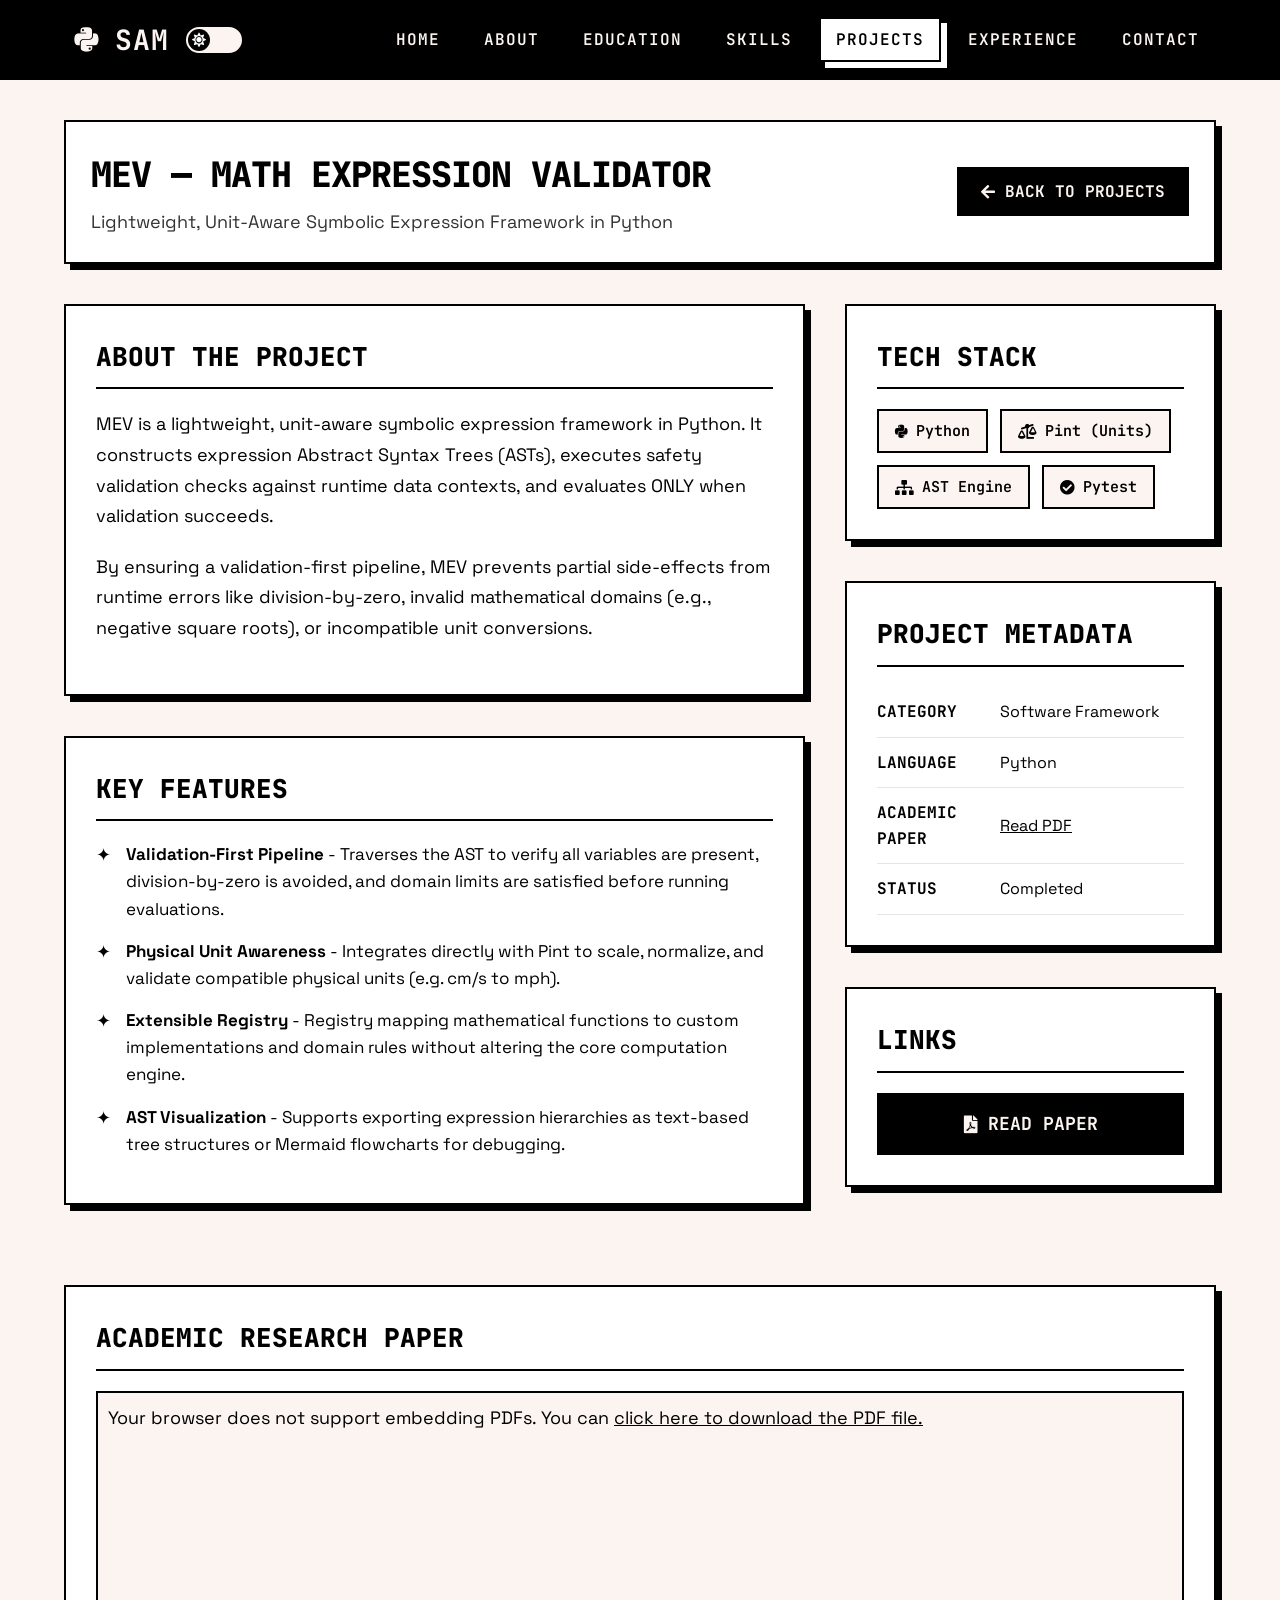
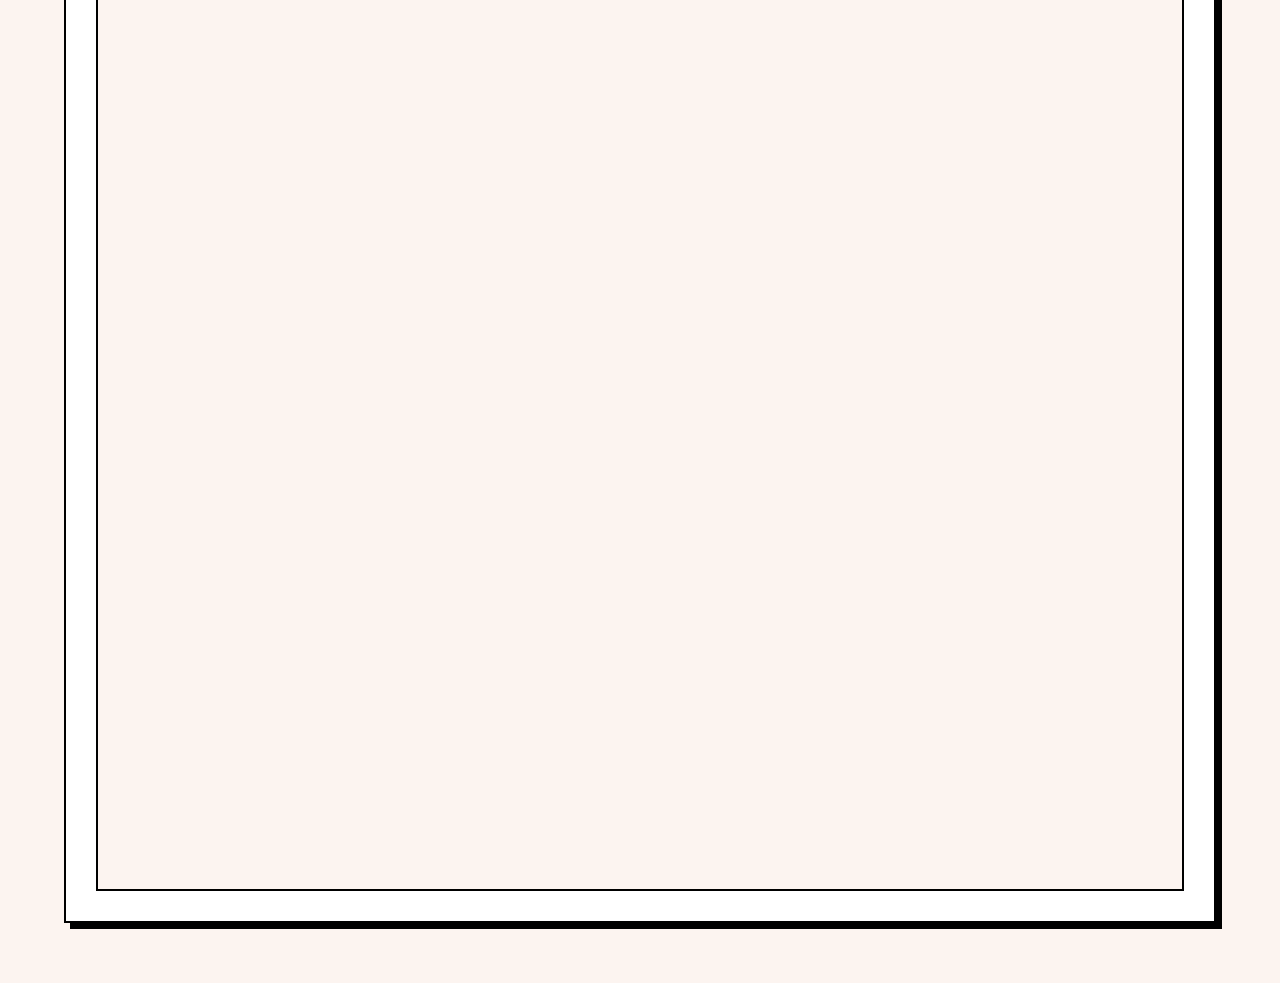
<file: projects/mev.html>
<!DOCTYPE html>
<html lang="en">

<head>
  <meta charset="UTF-8" />
  <meta http-equiv="X-UA-Compatible" content="IE=edge" />
  <meta name="viewport" content="width=device-width, initial-scale=1.0" />
  <title>MEV — Math Expression Validator | Project Details</title>
  <!-- Custom CSS -->
  <link rel="stylesheet" href="../assets/css/style.css" />
  <link rel="stylesheet" href="../assets/css/shared.css" />
  <link rel="stylesheet" href="../assets/css/project-detail.css" />
  <!-- Font Awesome -->
  <link rel="stylesheet" href="https://cdnjs.cloudflare.com/ajax/libs/font-awesome/5.15.3/css/all.min.css"
    integrity="sha512-iBBXm8fW90+nuLcSKlbmrPcLa0OT92xO1BIsZ+ywDWZCvqsWgccV3gFoRBv0z+8dLJgyAHIhR35VZc2oM/gI1w=="
    crossorigin="anonymous" referrerpolicy="no-referrer" />
  <link href="https://fonts.googleapis.com/css2?family=Abel&display=swap" rel="stylesheet" />
</head>

<body>
  <!-- navbar starts -->
  <header>
    <div class="navbar-left">
      <a href="../" class="logo"><i class="fab fa-python"></i> sam</a>
      <button id="theme-toggle" class="theme-toggle" aria-label="Toggle dark mode">
        <i class="fas fa-sun"></i>
        <i class="fas fa-moon"></i>
      </button>
    </div>

    <div class="navbar-controls">
      <div id="menu" class="fas fa-bars"></div>
    </div>

    <nav class="navbar">
      <ul>
        <li><a href="../index.html#home">Home</a></li>
        <li><a href="../index.html#about">About</a></li>
        <li><a href="../index.html#education">Education</a></li>
        <li><a href="../index.html#skills">Skills</a></li>
        <li><a href="../index.html#project" class="active">Projects</a></li>
        <li><a href="../index.html#experience">Experience</a></li>
        <li><a href="../index.html#contact">Contact</a></li>
      </ul>
    </nav>
  </header>
  <!-- navbar ends -->

  <main class="project-detail-container">
    <!-- Header Banner -->
    <div class="project-detail-header">
      <div class="project-title-area">
        <h1>MEV — Math Expression Validator</h1>
        <div class="project-subtitle">Lightweight, Unit-Aware Symbolic Expression Framework in Python</div>
      </div>
      <button class="back-btn" onclick="window.location.href='../index.html#project'">
        <i class="fas fa-arrow-left"></i> Back to Projects
      </button>
    </div>

    <!-- Main Layout Grid -->
    <div class="project-grid">
      <!-- Left Side: Project details -->
      <div class="project-main-content">
        <!-- Overview Card -->
        <div class="project-card">
          <h2>About the Project</h2>
          <p>
            MEV is a lightweight, unit-aware symbolic expression framework in Python. It constructs expression Abstract
            Syntax Trees (ASTs), executes safety validation checks against runtime data contexts, and evaluates ONLY
            when validation succeeds.
          </p>
          <p>
            By ensuring a validation-first pipeline, MEV prevents partial side-effects from runtime errors like
            division-by-zero, invalid mathematical domains (e.g., negative square roots), or incompatible unit
            conversions.
          </p>
        </div>

        <!-- Features Card -->
        <div class="project-card">
          <h2>Key Features</h2>
          <ul class="project-list">
            <li><strong>Validation-First Pipeline</strong> - Traverses the AST to verify all variables are present,
              division-by-zero is avoided, and domain limits are satisfied before running evaluations.</li>
            <li><strong>Physical Unit Awareness</strong> - Integrates directly with Pint to scale, normalize, and
              validate compatible physical units (e.g. cm/s to mph).</li>
            <li><strong>Extensible Registry</strong> - Registry mapping mathematical functions to custom implementations
              and domain rules without altering the core computation engine.</li>
            <li><strong>AST Visualization</strong> - Supports exporting expression hierarchies as text-based tree
              structures or Mermaid flowcharts for debugging.</li>
          </ul>
        </div>



      </div>

      <!-- Right Side: Sidebar Metadata & Tech Stack -->
      <div class="project-sidebar">
        <!-- Tech Stack Card -->
        <div class="project-card">
          <h2>Tech Stack</h2>
          <div class="tech-grid">
            <span class="tech-badge"><i class="fab fa-python"></i> Python</span>
            <span class="tech-badge"><i class="fas fa-balance-scale-left"></i> Pint (Units)</span>
            <span class="tech-badge"><i class="fas fa-sitemap"></i> AST Engine</span>
            <span class="tech-badge"><i class="fas fa-check-circle"></i> Pytest</span>
          </div>
        </div>

        <!-- Project Stats Card -->
        <div class="project-card">
          <h2>Project Metadata</h2>
          <table class="meta-info-table">
            <tr>
              <td>Category</td>
              <td>Software Framework</td>
            </tr>
            <tr>
              <td>Language</td>
              <td>Python</td>
            </tr>
            <tr>
              <td>Academic Paper</td>
              <td><a href="../assets/pdf/mev_paper.pdf" target="_blank"
                  style="text-decoration: underline; color: inherit;">Read PDF</a></td>
            </tr>
            <tr>
              <td>Status</td>
              <td>Completed</td>
            </tr>
          </table>
        </div>

        <!-- Action Buttons Card -->
        <div class="project-card">
          <h2>Links</h2>
          <div class="project-actions">
            <a href="../assets/pdf/mev_paper.pdf" target="_blank" class="action-btn primary">
              <i class="fas fa-file-pdf"></i> Read Paper
            </a>
          </div>
        </div>
      </div>
    </div>

    <!-- Academic Paper Viewer Card (Full Width) -->
    <div class="project-card" style="margin-top: 4rem;">
      <h2>Academic Research Paper</h2>
      <div
        style="border: 2px solid var(--border-primary); padding: 10px; background: var(--bg-primary); height: 1100px; position: relative;">
        <object data="../assets/pdf/mev_paper.pdf#view=FitH" type="application/pdf" width="100%" height="100%">
          <p>Your browser does not support embedding PDFs. You can <a href="../assets/pdf/mev_paper.pdf"
              target="_blank" style="text-decoration: underline; color: inherit;">click here to download the PDF
              file.</a></p>
        </object>
      </div>
    </div>
  </main>

  <!-- Theme management script -->
  <script>
    // Theme toggling functionality
    const themeToggle = document.getElementById('theme-toggle');

    // Initialize theme on page load
    const currentTheme = localStorage.getItem('theme') || 'light';
    document.documentElement.setAttribute('data-theme', currentTheme);

    themeToggle.addEventListener('click', function () {
      const activeTheme = document.documentElement.getAttribute('data-theme');
      const newTheme = activeTheme === 'dark' ? 'light' : 'dark';

      document.documentElement.setAttribute('data-theme', newTheme);
      localStorage.setItem('theme', newTheme);
    });

    // Mobile Menu functionality
    const menuBtn = document.getElementById('menu');
    const navbar = document.querySelector('.navbar');

    menuBtn.addEventListener('click', function () {
      this.classList.toggle('fa-times');
      navbar.classList.toggle('nav-toggle');
    });

    // Close menu on navigation
    document.querySelectorAll('.navbar ul li a').forEach(link => {
      link.addEventListener('click', () => {
        menuBtn.classList.remove('fa-times');
        navbar.classList.remove('nav-toggle');
      });
    });
  </script>
</body>

</html>
</file>
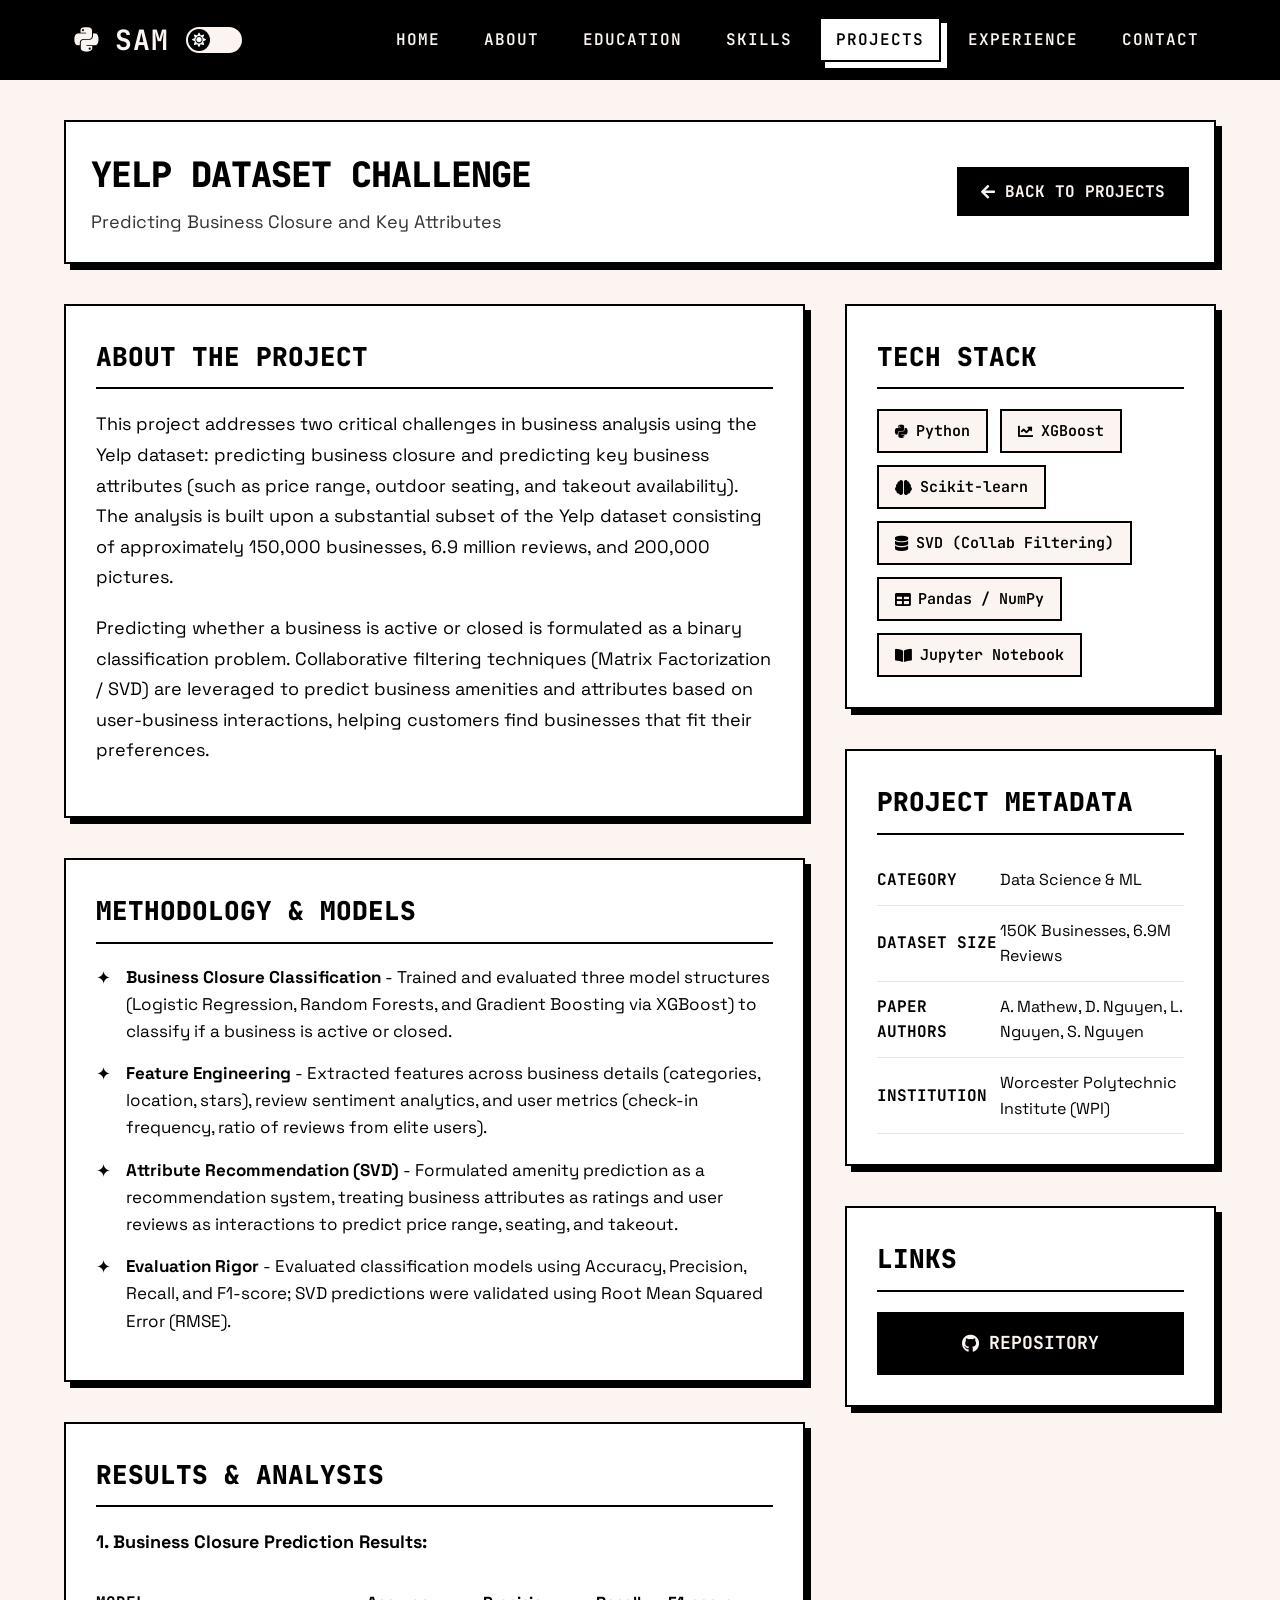
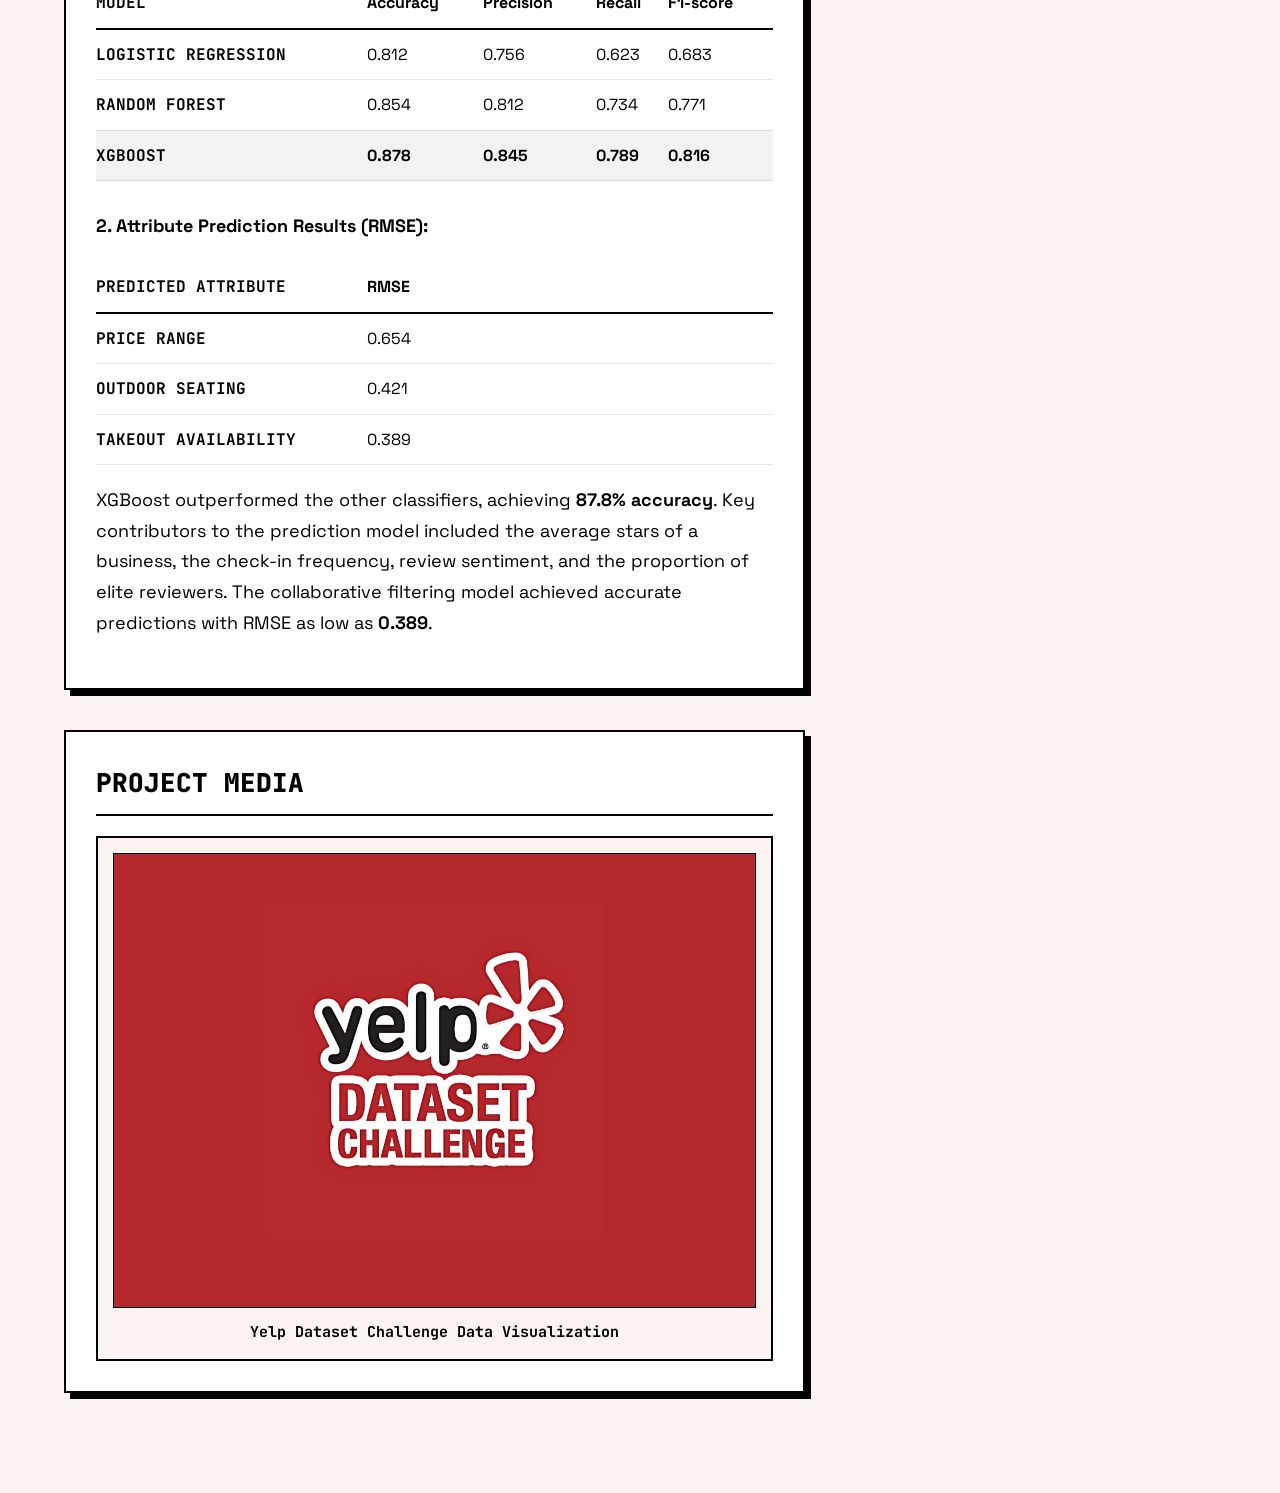
<file: projects/yelp.html>
<!DOCTYPE html>
<html lang="en">

<head>
  <meta charset="UTF-8" />
  <meta http-equiv="X-UA-Compatible" content="IE=edge" />
  <meta name="viewport" content="width=device-width, initial-scale=1.0" />
  <title>Yelp Dataset Challenge | Project Details</title>
  <!-- Custom CSS -->
  <link rel="stylesheet" href="../assets/css/style.css" />
  <link rel="stylesheet" href="../assets/css/shared.css" />
  <link rel="stylesheet" href="../assets/css/project-detail.css" />
  <!-- Font Awesome -->
  <link rel="stylesheet" href="https://cdnjs.cloudflare.com/ajax/libs/font-awesome/5.15.3/css/all.min.css"
    integrity="sha512-iBBXm8fW90+nuLcSKlbmrPcLa0OT92xO1BIsZ+ywDWZCvqsWgccV3gFoRBv0z+8dLJgyAHIhR35VZc2oM/gI1w=="
    crossorigin="anonymous" referrerpolicy="no-referrer" />
  <link href="https://fonts.googleapis.com/css2?family=Abel&display=swap" rel="stylesheet" />
</head>

<body>
  <!-- navbar starts -->
  <header>
    <div class="navbar-left">
      <a href="../" class="logo"><i class="fab fa-python"></i> sam</a>
      <button id="theme-toggle" class="theme-toggle" aria-label="Toggle dark mode">
        <i class="fas fa-sun"></i>
        <i class="fas fa-moon"></i>
      </button>
    </div>

    <div class="navbar-controls">
      <div id="menu" class="fas fa-bars"></div>
    </div>

    <nav class="navbar">
      <ul>
        <li><a href="../index.html#home">Home</a></li>
        <li><a href="../index.html#about">About</a></li>
        <li><a href="../index.html#education">Education</a></li>
        <li><a href="../index.html#skills">Skills</a></li>
        <li><a href="../index.html#project" class="active">Projects</a></li>
        <li><a href="../index.html#experience">Experience</a></li>
        <li><a href="../index.html#contact">Contact</a></li>
      </ul>
    </nav>
  </header>
  <!-- navbar ends -->

  <main class="project-detail-container">
    <!-- Header Banner -->
    <div class="project-detail-header">
      <div class="project-title-area">
        <h1>Yelp Dataset Challenge</h1>
        <div class="project-subtitle">Predicting Business Closure and Key Attributes</div>
      </div>
      <button class="back-btn" onclick="window.location.href='../index.html#project'">
        <i class="fas fa-arrow-left"></i> Back to Projects
      </button>
    </div>

    <!-- Main Layout Grid -->
    <div class="project-grid">
      <!-- Left Side: Project details -->
      <div class="project-main-content">
        <!-- Overview Card -->
        <div class="project-card">
          <h2>About the Project</h2>
          <p>
            This project addresses two critical challenges in business analysis using the Yelp dataset: predicting
            business closure and predicting key business attributes (such as price range, outdoor seating, and takeout
            availability). The analysis is built upon a substantial subset of the Yelp dataset consisting of
            approximately 150,000 businesses, 6.9 million reviews, and 200,000 pictures.
          </p>
          <p>
            Predicting whether a business is active or closed is formulated as a binary classification problem.
            Collaborative filtering techniques (Matrix Factorization / SVD) are leveraged to predict business amenities
            and attributes based on user-business interactions, helping customers find businesses that fit their
            preferences.
          </p>
        </div>

        <!-- Features & Methods Card -->
        <div class="project-card">
          <h2>Methodology & Models</h2>
          <ul class="project-list">
            <li><strong>Business Closure Classification</strong> - Trained and evaluated three model structures
              (Logistic Regression, Random Forests, and Gradient Boosting via XGBoost) to classify if a business is
              active or closed.</li>
            <li><strong>Feature Engineering</strong> - Extracted features across business details (categories, location,
              stars), review sentiment analytics, and user metrics (check-in frequency, ratio of reviews from elite
              users).</li>
            <li><strong>Attribute Recommendation (SVD)</strong> - Formulated amenity prediction as a recommendation
              system, treating business attributes as ratings and user reviews as interactions to predict price range,
              seating, and takeout.</li>
            <li><strong>Evaluation Rigor</strong> - Evaluated classification models using Accuracy, Precision, Recall,
              and F1-score; SVD predictions were validated using Root Mean Squared Error (RMSE).</li>
          </ul>
        </div>

        <!-- Results Card -->
        <div class="project-card">
          <h2>Results & Analysis</h2>
          <p><strong>1. Business Closure Prediction Results:</strong></p>
          <table class="meta-info-table" style="margin-bottom: 3rem;">
            <thead>
              <tr style="font-weight: bold; border-bottom: 2px solid var(--border-primary);">
                <td>Model</td>
                <td>Accuracy</td>
                <td>Precision</td>
                <td>Recall</td>
                <td>F1-score</td>
              </tr>
            </thead>
            <tbody>
              <tr>
                <td>Logistic Regression</td>
                <td>0.812</td>
                <td>0.756</td>
                <td>0.623</td>
                <td>0.683</td>
              </tr>
              <tr>
                <td>Random Forest</td>
                <td>0.854</td>
                <td>0.812</td>
                <td>0.734</td>
                <td>0.771</td>
              </tr>
              <tr style="font-weight: bold; background: rgba(0,0,0,0.05);">
                <td>XGBoost</td>
                <td>0.878</td>
                <td>0.845</td>
                <td>0.789</td>
                <td>0.816</td>
              </tr>
            </tbody>
          </table>

          <p><strong>2. Attribute Prediction Results (RMSE):</strong></p>
          <table class="meta-info-table">
            <thead>
              <tr style="font-weight: bold; border-bottom: 2px solid var(--border-primary);">
                <td>Predicted Attribute</td>
                <td>RMSE</td>
              </tr>
            </thead>
            <tbody>
              <tr>
                <td>Price Range</td>
                <td>0.654</td>
              </tr>
              <tr>
                <td>Outdoor Seating</td>
                <td>0.421</td>
              </tr>
              <tr>
                <td>Takeout Availability</td>
                <td>0.389</td>
              </tr>
            </tbody>
          </table>
          <p style="margin-top: 2rem;">
            XGBoost outperformed the other classifiers, achieving <strong>87.8% accuracy</strong>. Key contributors to
            the prediction model included the average stars of a business, the check-in frequency, review sentiment, and
            the proportion of elite reviewers. The collaborative filtering model achieved accurate predictions with RMSE
            as low as <strong>0.389</strong>.
          </p>
        </div>

        <!-- Media Card -->
        <div class="project-card">
          <h2>Project Media</h2>
          <div style="border: 2px solid var(--border-primary); padding: 15px; background: var(--bg-primary);">
            <img src="../assets/images/projects/yelp.png" alt="Yelp Challenge Visual"
              style="width: 100%; height: auto; border: 1px solid var(--border-primary); display: block;" />
            <div
              style="margin-top: 12px; font-size: 1.5rem; font-family: 'JetBrains Mono', monospace; text-align: center; font-weight: bold;">
              Yelp Dataset Challenge Data Visualization</div>
          </div>
        </div>
      </div>

      <!-- Right Side: Sidebar Metadata & Tech Stack -->
      <div class="project-sidebar">
        <!-- Tech Stack Card -->
        <div class="project-card">
          <h2>Tech Stack</h2>
          <div class="tech-grid">
            <span class="tech-badge"><i class="fab fa-python"></i> Python</span>
            <span class="tech-badge"><i class="fas fa-chart-line"></i> XGBoost</span>
            <span class="tech-badge"><i class="fas fa-brain"></i> Scikit-learn</span>
            <span class="tech-badge"><i class="fas fa-database"></i> SVD (Collab Filtering)</span>
            <span class="tech-badge"><i class="fas fa-table"></i> Pandas / NumPy</span>
            <span class="tech-badge"><i class="fas fa-book-open"></i> Jupyter Notebook</span>
          </div>
        </div>

        <!-- Project Stats Card -->
        <div class="project-card">
          <h2>Project Metadata</h2>
          <table class="meta-info-table">
            <tr>
              <td>Category</td>
              <td>Data Science & ML</td>
            </tr>
            <tr>
              <td>Dataset Size</td>
              <td>150K Businesses, 6.9M Reviews</td>
            </tr>
            <tr>
              <td>Paper Authors</td>
              <td>A. Mathew, D. Nguyen, L. Nguyen, S. Nguyen</td>
            </tr>
            <tr>
              <td>Institution</td>
              <td>Worcester Polytechnic Institute (WPI)</td>
            </tr>
          </table>
        </div>

        <!-- Action Buttons Card -->
        <div class="project-card">
          <h2>Links</h2>
          <div class="project-actions">
            <a href="https://github.com/abhayma1000/DS3010FinalProject" target="_blank" class="action-btn primary">
              <i class="fab fa-github"></i> Repository
            </a>
          </div>
        </div>
      </div>
    </div>
  </main>

  <!-- Theme management script -->
  <script>
    // Theme toggling functionality
    const themeToggle = document.getElementById('theme-toggle');

    // Initialize theme on page load
    const currentTheme = localStorage.getItem('theme') || 'light';
    document.documentElement.setAttribute('data-theme', currentTheme);

    themeToggle.addEventListener('click', function () {
      const activeTheme = document.documentElement.getAttribute('data-theme');
      const newTheme = activeTheme === 'dark' ? 'light' : 'dark';

      document.documentElement.setAttribute('data-theme', newTheme);
      localStorage.setItem('theme', newTheme);
    });

    // Mobile Menu functionality
    const menuBtn = document.getElementById('menu');
    const navbar = document.querySelector('.navbar');

    menuBtn.addEventListener('click', function () {
      this.classList.toggle('fa-times');
      navbar.classList.toggle('nav-toggle');
    });

    // Close menu on navigation
    document.querySelectorAll('.navbar ul li a').forEach(link => {
      link.addEventListener('click', () => {
        menuBtn.classList.remove('fa-times');
        navbar.classList.remove('nav-toggle');
      });
    });
  </script>
</body>

</html>
</file>
<file: assets/css/style.css>
@import url("https://fonts.googleapis.com/css2?family=JetBrains+Mono:wght@400;600;700;800&display=swap");
@import url("https://fonts.googleapis.com/css2?family=Space+Grotesk:wght@300;400;500;600;700&display=swap");

/* CSS Custom Properties for consistent animations and themes */
:root {
  --transition-fast: 0.2s cubic-bezier(0.4, 0, 0.2, 1);
  --transition-medium: 0.3s cubic-bezier(0.4, 0, 0.2, 1);
  --transition-slow: 0.4s cubic-bezier(0.4, 0, 0.2, 1);
  --transition-bounce: 0.3s cubic-bezier(0.34, 1.56, 0.64, 1);
  --shadow-elevation: 0 4px 0 rgba(0, 0, 0, 0.1);
  --shadow-elevation-hover: 0 6px 0 rgba(0, 0, 0, 0.1);
  --shadow-box-small: 4px 4px 0px var(--text-primary);
  --shadow-box-medium: 6px 6px 0px var(--text-primary);
  --shadow-box-large: 9px 9px 0px var(--text-primary);
  --shadow-box-hover: 6px 6px 0px #000000;

  /* Light mode colors */
  --bg-primary: #fcf4f0;
  --bg-secondary: #ffffff;
  --text-primary: #000000;
  --text-secondary: #1f2937;
  --border-primary: #000000;
  --shadow-primary: #000000;
  --accent-yellow: #f5d479;
  --accent-blue: #f8fafc;
  --accent-green: #a9d7b8;
  --education-background: #baedff;
  --education-second-background: #ddf6ff;
  --certificate-background: #eaf6fa;
  --skill-background: #ebf7f7;
  --project-background: #feedc7;
  --experience-background: #a9d7b8;
  --experience-box-background: #ffffff;
  --experience-special: #feedc7;
}

/* Dark mode colors */
[data-theme="dark"] {
  --bg-primary: #0f0f0f;
  --bg-secondary: #1a1a1a;
  --text-primary: #ffffff;
  --text-secondary: #e5e7eb;
  --border-primary: #ffffff;
  --shadow-primary: #ffffff;
  --accent-yellow: #000000;
  --accent-blue: #000000;
  --accent-green: #000000;
  --education-background: black;
  --education-second-background: black;
  --certificate-background: black;
  --skill-background: black;
  --project-background: #000000;
  --experience-background: #000000;
  --experience-box-background: #000000;
  --experience-special: black;
}

* {
  margin: 0;
  padding: 0;
  box-sizing: border-box;
  text-decoration: none;
  outline: none;
  border: none;
  /* Remove global transition to prevent conflicts */
}

html {
  font-size: 62.5%;
  overflow-x: hidden;
  scroll-behavior: smooth;
  scroll-padding-top: 8rem; /* Account for fixed header */
}

body {
  background: var(--bg-primary);
  margin: 0;
  padding: 0;
  font-family: "Space Grotesk", sans-serif;
  line-height: 1.6;
  color: var(--text-primary);
  transition: background-color 0.3s ease, color 0.3s ease;
}

*::selection {
  background: #3b82f6;
  color: #ffffff;
}

html::-webkit-scrollbar {
  width: 0rem;
}
html::-webkit-scrollbar-thumb:hover {
  background: #000000;
  width: 0rem;
}

/* pre loader start */
.loader-container {
  position: fixed;
  top: 0;
  left: 0;
  z-index: 10000;
  background: #e6eff1;
  display: flex;
  align-items: center;
  justify-content: center;
  height: 100%;
  width: 100%;
}
.loader-container.fade-out {
  top: -120%;
}
/* pre loader end */

/* navbar starts */
header {
  position: fixed;
  top: 0;
  left: 0;
  right: 0;
  z-index: 1000;
  display: flex;
  align-items: center;
  justify-content: space-between;
  padding: 2rem 5%;
  height: 8rem;
  background: var(--text-primary);
  color: var(--bg-primary);
  backdrop-filter: blur(10px);
  transition: background-color 0.3s ease, box-shadow 0.3s ease,
    border-bottom-color 0.3s ease;
  /* Hardware acceleration for smooth scrolling */
  transform: translateZ(0);
  backface-visibility: hidden;
}

/* Navbar Left Section */
.navbar-left {
  display: flex;
  align-items: center;
  gap: 1.5rem;
}

header.scrolled {
  background: #f8fafc;
  box-shadow: 0 6px 0 rgba(0, 0, 0, 0.1);
  border-bottom-color: #000000;
}

section {
  min-height: 100vh;
  padding: 10rem 5% 5rem 5%;
}

/* Mobile section adjustments */
@media (max-width: 1000px) {
  section {
    padding: 8rem 3% 3rem 3%;
  }
}

@media (max-width: 450px) {
  section {
    padding: 6rem 3% 2rem 3%;
  }
}

.heading {
  font-size: 4.5rem;
  color: var(--text-primary);
  font-weight: 700;
  text-align: center;
  letter-spacing: -0.02em;
  font-family: "JetBrains Mono", monospace;
  text-transform: uppercase;
  position: relative;
  margin-bottom: 3rem;
}

.heading::after {
  content: "";
  position: absolute;
  bottom: -10px;
  left: 50%;
  transform: translateX(-50%);
  width: 80px;
  height: 3px;
  background: var(--text-primary);
}

@keyframes gradientShift {
  0%,
  100% {
    background-position: 0% 50%;
  }
  50% {
    background-position: 100% 50%;
  }
}

header .logo {
  font-size: 2.8rem;
  font-weight: 700;
  text-decoration: none;
  color: var(--bg-primary);
  position: relative;
  font-family: "JetBrains Mono", monospace;
  text-transform: uppercase;
  letter-spacing: 1px;
  padding: 0.5rem 1rem;
  transition: transform 0.2s cubic-bezier(0.4, 0, 0.2, 1),
    background-color 0.2s ease, color 0.2s ease, box-shadow 0.2s ease;
  will-change: transform;
  display: flex;
  align-items: center;
  padding-right: 0px !important;
  gap: 1.5rem;
}

header .logo:hover {
  transform: scale(1.05);
  color: var(--bg-primary);
  box-shadow: 0 6px 0 rgba(0, 0, 0, 0.1);
}

/* Navbar Controls */
.navbar-controls {
  display: flex;
  align-items: center;
}

/* Theme Toggle Button */
.theme-toggle {
  background: var(--bg-primary);
  border: 2px solid var(--border-primary);
  cursor: pointer;
  border-radius: 25px;
  transition: all 0.2s ease;
  will-change: transform;
  display: flex;
  align-items: center;
  justify-content: flex-start;
  width: 6rem;
  height: 3rem;
  position: relative;
  padding: 2px;
  box-shadow: 2px 2px 0px var(--shadow-primary);
}

.theme-toggle:hover {
  transform: translate(-1px, -1px);
  box-shadow: 3px 3px 0px var(--shadow-primary);
}

.theme-toggle:active {
  transform: translate(0px, 0px);
  box-shadow: 2px 2px 0px var(--shadow-primary);
}

/* Toggle slider */
.theme-toggle::before {
  content: "";
  position: absolute;
  width: 2.2rem;
  height: 2.2rem;
  background: var(--text-primary);
  border-radius: 50%;
  transition: transform 0.25s ease;
  left: 2px;
  top: 2px;
}

/* Dark mode - move slider to right */
[data-theme="dark"] .theme-toggle::before {
  transform: translateX(3rem);
}

.theme-toggle i {
  font-size: 1.4rem;
  position: absolute;
  top: 50%;
  transform: translateY(-50%);
  transition: opacity 0.2s ease;
  z-index: 1;
}

/* Sun icon positioning */
.theme-toggle .fa-sun {
  left: 0.6rem;
  color: #ffffff;
  opacity: 1;
}

/* Moon icon positioning */
.theme-toggle .fa-moon {
  right: 0.7rem;
  color: #000000;
  opacity: 0;
}

/* Dark mode icon visibility */
[data-theme="dark"] .theme-toggle .fa-sun {
  opacity: 0;
}

[data-theme="dark"] .theme-toggle .fa-moon {
  opacity: 1;
}

header .logo i {
  font-size: 2.8rem;
  margin-right: 0;
  transition: transform 0.3s cubic-bezier(0.34, 1.56, 0.64, 1);
  will-change: transform;
}

header .logo:hover i {
  transform: rotate(90deg);
}
header .navbar ul {
  list-style: none;
  display: flex;
  justify-content: center;
  align-items: center;
  gap: 1rem;
}

header .navbar li {
  margin: 0;
}

header .navbar ul li a {
  font-size: 1.6rem;
  color: var(--bg-primary);
  font-weight: 600;
  text-decoration: none;
  letter-spacing: 1px;
  position: relative;
  padding: 1rem 1.5rem;
  overflow: hidden;
  font-family: "JetBrains Mono", monospace;
  text-transform: uppercase;
  background: var(--text-primary);
  border: 2px solid transparent;
  box-shadow: 0 4px 0 transparent;
  transition: transform 0.2s cubic-bezier(0.4, 0, 0.2, 1),
    background-color 0.2s ease, color 0.2s ease, border-color 0.2s ease,
    box-shadow 0.2s ease;
  will-change: transform;
}

header .navbar ul li a:hover,
header .navbar ul li a.active {
  transform: translate(-2px, -2px);
  background: var(--bg-secondary) !important;
  color: var(--text-primary) !important;
  box-shadow: 6px 6px 0px var(--bg-secondary);
  border-color: var(--border-primary);
}

header .navbar ul li a.active:hover {
  transform: translate(-2px, -2px);
  box-shadow: 6px 6px 0px var(--bg-secondary);
}

/* navbar ends */

/* hamburger icon starts*/
#menu {
  font-size: 3.5rem;
  cursor: pointer;
  color: var(--bg-primary);
  display: none;
  padding: 1rem;
  background: var(--text-primary);
  border: 3px solid var(--border-primary);
  box-shadow: 4px 4px 0px var(--shadow-primary);
  transition: transform 0.2s cubic-bezier(0.4, 0, 0.2, 1), box-shadow 0.2s ease,
    border-color 0.2s ease;
  will-change: transform;
}

#menu:hover {
  transform: translate(-2px, -2px);
  box-shadow: 6px 6px 0px var(--shadow-primary);
  border-color: var(--border-primary);
  color: var(--bg-primary);
}
@media (max-width: 1200px) {
  #menu {
    display: block;
  }

  .navbar-left {
    gap: 1.2rem;
  }

  .theme-toggle {
    width: 5.5rem;
    height: 2.8rem;
  }

  .theme-toggle::before {
    width: 2rem;
    height: 2rem;
  }

  [data-theme="dark"] .theme-toggle::before {
    transform: translateX(2.7rem);
  }

  .theme-toggle .fa-sun {
    left: 0.75rem;
    font-size: 1.3rem;
  }

  .theme-toggle .fa-moon {
    right: 0.75rem;
    font-size: 1.3rem;
  }

  [data-theme="dark"] .theme-toggle::before {
    transform: translateX(2.5rem);
  }

  header .logo {
    font-size: 2.2rem;
    gap: 1.2rem;
  }

  header .logo i {
    font-size: 2.2rem;
  }

  header .navbar {
    position: fixed;
    top: 6.5rem;
    right: -100%;
    width: 75%;
    height: calc(100vh - 6.5rem);
    text-align: left;
    align-items: flex-start;
    background-color: var(--text-primary);
    border-left: 1px solid var(--border-primary);
    backdrop-filter: blur(10px);
    overflow-y: auto;
    transition: right var(--transition-medium);
    /* Hardware acceleration */
    transform: translateZ(0);
    backface-visibility: hidden;
  }

  header .navbar.nav-toggle {
    right: 0;
  }

  header .navbar ul {
    flex-direction: column;
    padding: 2rem 1rem;
    width: 100%;
  }

  header .navbar ul li {
    width: 100%;
    margin: 0.5rem 0;
  }

  header .navbar ul li a {
    display: block;
    padding: 1.2rem 1.5rem;
    text-align: left;
    color: var(--bg-primary);
    font-size: 1.8rem;
    border-radius: 0.5rem;
    position: relative;
    transition: background-color 0.2s ease,
      transform 0.2s cubic-bezier(0.4, 0, 0.2, 1);
    will-change: transform;
  }

  header .navbar ul li a:hover {
    background: var(--bg-primary);
    transform: translateX(5px);
  }

  header .navbar ul li a.active {
    color: var(--bg-primary);
    background: var(--text-primary);
  }

  header .navbar ul li a::before {
    display: none;
  }
}

/* Ensure navbar works properly on larger screens */
@media (min-width: 1300px) {
  header .navbar {
    position: static !important;
    width: auto !important;
    height: auto !important;
    background: transparent !important;
    border: none !important;
    backdrop-filter: none !important;
  }

  header .navbar ul {
    flex-direction: row !important;
    padding: 0 !important;
  }

  header .navbar ul li {
    margin-left: 2.5rem !important;
    width: auto !important;
  }

  header .navbar ul li a {
    font-size: 2rem !important;
    padding: 0.5rem 1rem !important;
    background: transparent !important;
  }
}

/* Small mobile devices */
@media (max-width: 480px) {
  header {
    padding: 1.5rem 3%;
  }

  .navbar-left {
    gap: 1.2rem;
  }

  header .logo {
    font-size: 2.4rem;
    padding: 0.5rem 1rem;
    gap: 1.2rem;
  }

  header .logo i {
    font-size: 2.4rem;
  }

  .theme-toggle {
    width: 5.5rem;
    height: 2.8rem;
  }

  .theme-toggle::before {
    width: 2rem;
    height: 2rem;
  }

  .theme-toggle .fa-sun {
    left: 0.7rem;
    font-size: 1.2rem;
    bottom: 0.4rem;
  }

  .theme-toggle .fa-moon {
    right: 0.5rem;
    font-size: 1.3rem;
  }

  [data-theme="dark"] .theme-toggle::before {
    transform: translateX(2.7rem);
  }
}
/* hamburger icon ends */

/* hero section starts*/
.home {
  position: relative;
  display: flex;
  flex-wrap: wrap;
  gap: 4rem;
  min-height: 100vh;
  align-items: center;
  overflow: hidden;
}

.home::before {
  content: "";
  position: absolute;
  top: 20%;
  left: -10%;
  width: 300px;
  height: 300px;
  transform: rotate(45deg);
  opacity: 0.1;
  z-index: 0;
}

.home::after {
  content: "";
  position: absolute;
  bottom: 20%;
  right: -10%;
  width: 250px;
  height: 250px;
  border-radius: 50%;
  opacity: 0.1;
  z-index: 0;
}

.home .content {
  flex: 1 1 50rem;
  padding-top: 2rem;
  z-index: 2;
  color: #ffffff;
}

.home .image {
  flex: 1 1 40rem;
  z-index: 2;
  display: flex;
  justify-content: center;
  align-items: center;
}

.computer-frame {
  position: relative;
  width: 50rem;
  padding: 2rem;
  perspective: 1000px;
  transform-style: preserve-3d;
  transition: transform 0.3s ease;
}

.computer-screen {
  background: var(--text-primary);
  border-radius: 10px;
  padding: 15px;
  position: relative;
  transform: rotateX(5deg);
  box-shadow: 0 0 0 2px var(--text-primary),
              0 15px 35px rgba(0, 0, 0, 0.2);
}

.screen-content {
  background: #000;
  border-radius: 5px;
  overflow: hidden;
  position: relative;
  height: 0;
  padding-bottom: 100%;
}

.old-tv-container {
  position: relative;
  width: 100%;
  height: 100%;
}

.tv-image {
  position: absolute;
  top: 0;
  left: 0;
  width: 100%;
  height: 100%;
  background-position: center;
  background-size: cover;
  background-repeat: no-repeat;
  transition: opacity 0.5s ease;
}

.tv-effect {
  position: absolute;
  top: 0;
  left: 0;
  width: 100%;
  height: 100%;
  pointer-events: none;
  z-index: 2;
}

.scan-lines {
  position: absolute;
  top: 0;
  left: 0;
  width: 100%;
  height: 100%;
  background: linear-gradient(
    to bottom,
    transparent 50%,
    rgba(0, 0, 0, 0.2) 50%
  );
  background-size: 100% 4px;
  animation: scan 10s linear infinite;
  opacity: 0.3;
}

.noise {
  position: absolute;
  top: 0;
  left: 0;
  width: 100%;
  height: 100%;
  background: url('[data-uri]');
  background-repeat: repeat;
  animation: noise 0.2s infinite;
  opacity: 0.1;
  mix-blend-mode: overlay;
}

.tv-flicker {
  position: absolute;
  top: 0;
  left: 0;
  width: 100%;
  height: 100%;
  background: rgba(255, 255, 255, 0.1);
  opacity: 0;
  animation: tv-flicker 4s infinite;
}

.screen-glare {
  position: absolute;
  top: 0;
  left: 0;
  right: 0;
  bottom: 0;
  background: linear-gradient(
    135deg,
    rgba(255, 255, 255, 0.1) 0%,
    transparent 100%
  );
  z-index: 4;
  pointer-events: none;
}



@keyframes scan {
  from {
    transform: translateY(0);
  }
  to {
    transform: translateY(4px);
  }
}

@keyframes noise {
  0%, 100% { transform: translate(0, 0); }
  10% { transform: translate(-1%, -1%); }
  20% { transform: translate(1%, 1%); }
  30% { transform: translate(-2%, -2%); }
  40% { transform: translate(2%, 2%); }
  50% { transform: translate(-1%, 1%); }
  60% { transform: translate(1%, -1%); }
  70% { transform: translate(2%, -2%); }
  80% { transform: translate(-2%, 2%); }
  90% { transform: translate(1%, -2%); }
}

@keyframes tv-flicker {
  0% { opacity: 0.1; }
  25% { opacity: 0.05; }
  30% { opacity: 0.1; }
  35% { opacity: 0.05; }
  40% { opacity: 0.1; }
  70% { opacity: 0.07; }
  72% { opacity: 0.1; }
  77% { opacity: 0.07; }
  100% { opacity: 0.1; }
}

.computer-base {
  position: relative;
  height: 20px;
  margin-top: -5px;
  z-index: 1;
}

.base-front {
  position: absolute;
  bottom: 0;
  left: 50%;
  transform: translateX(-50%);
  width: 150px;
  height: 10px;
  background: var(--text-primary);
  border-radius: 0 0 10px 10px;
}

.home .image img {
  width: 100%;
  height: auto;
  display: block;
  object-fit: cover;
  border-radius: 3px;
  transition: transform 0.3s ease;
}

.computer-frame:hover {
  transform: scale(1.02) translateY(-10px);
}

.home .content h2 {
  font-size: 6rem;
  font-weight: 800;
  color: var(--text-primary);
  letter-spacing: -0.02em;
  font-family: "JetBrains Mono", monospace;
  text-transform: uppercase;
  line-height: 1.1;
  margin-bottom: 2rem;
}

.home .content h2 span {
  background: linear-gradient(
    45deg,
    var(--text-primary),
    var(--text-secondary)
  );
  -webkit-background-clip: text;
  -webkit-text-fill-color: transparent;
  background-clip: text;
  display: inline-block;
  position: relative;
}

.home .content h2 span::after {
  content: "";
  position: absolute;
  bottom: -5px;
  left: 0;
  width: 100%;
  height: 4px;
  background: var(--text-primary);
  opacity: 0.3;
}

.home .content p {
  font-size: 2.4rem;
  color: var(--text-primary);
  font-weight: 500;
  padding: 2rem 0;
  font-family: "Space Grotesk", sans-serif;
}

.home .content p span {
  color: var(--bg-primary);
  font-weight: 700;
  background: var(--text-primary);
  padding: 0.5rem 1rem;
  margin: 0 0.5rem;
  display: inline-block;
  transform: rotate(-1deg);
}
.home .btn {
  margin-top: 3rem;
  position: relative;
  display: inline-block;
  padding: 2rem 4rem;
  border-radius: 0;
  color: black;
  background: #f7c337;
  border: 4px solid var(--border-primary);
  font-family: "JetBrains Mono", monospace;
  font-weight: 700;
  text-transform: uppercase;
  font-size: 1.8rem;
  letter-spacing: 0.1rem;
  cursor: pointer;
  text-decoration: none;
  transition: transform 0.2s cubic-bezier(0.4, 0, 0.2, 1),
    background-color 0.2s ease, color 0.2s ease, box-shadow 0.2s ease;
  will-change: transform;
}

.home .btn span {
  font-weight: 700;
  font-size: 1.8rem;
  letter-spacing: 0.1rem;
}

.home .btn i {
  margin-left: 1rem;
  font-size: 1.8rem;
  transition: transform 0.3s cubic-bezier(0.34, 1.56, 0.64, 1);
  will-change: transform;
}

.home .btn:hover {
  transform: translate(-3px, -3px);
  background: var(--text-primary);
  color: var(--bg-primary);
}

.home .btn:hover i {
  transform: translateX(8px) rotate(45deg);
}

/* social icons start */
.socials {
  position: relative;
  margin-top: 4rem;
}

.socials .social-icons {
  padding-left: 0;
  margin-bottom: 0;
  list-style: none;
  display: flex;
  gap: 2rem;
}

.socials .social-icons li {
  display: inline-block;
  margin-bottom: 0;
}

.social-icons a {
  font-size: 2.4rem;
  display: flex;
  align-items: center;
  justify-content: center;
  line-height: 1;
  color: var(--text-primary);
  background: var(--bg-secondary);
  border: 2px solid var(--border-primary);
  width: 6rem;
  height: 6rem;
  text-align: center;
  border-radius: 0;
  box-shadow: 6px 6px 0px var(--shadow-primary);
  text-decoration: none;
  position: relative;
  overflow: hidden;
  transition: transform 0.2s cubic-bezier(0.4, 0, 0.2, 1),
    background-color 0.2s ease, color 0.2s ease, border-color 0.2s ease,
    box-shadow 0.2s ease;
  will-change: transform;
}

.social-icons a::before {
  content: "";
  position: absolute;
  top: 0;
  left: -100%;
  width: 100%;
  height: 100%;
  background: linear-gradient(
    90deg,
    transparent,
    rgba(255, 255, 255, 0.3),
    transparent
  );
  transition: left 0.5s ease;
}

.social-icons a:hover::before {
  left: 100%;
}

.social-icons a:hover {
  color: #ffffff;
  transform: translate(-3px, -3px);
}

.social-icons a.github:hover {
  background: #1a1a1a;
  border-color: #1a1a1a;
  color: #fcfffe;
  box-shadow: 9px 9px 0px #535353;
}

.social-icons a.linkedin:hover {
  background: #0077b5;
  border-color: #0077b5;
  color: #ffffff;
  box-shadow: 9px 9px 0px #00d4ff;
}

.social-icons a.email:hover {
  background: #ea4335;
  border-color: #ea4335;
  color: #ffffff;
  box-shadow: 9px 9px 0px #ff7b6b;
}

.social-icons a.phone:hover {
  background: #34a853;
  border-color: #34a853;
  color: #ffffff;
  box-shadow: 9px 9px 0px #6bdb8b;
}
/* social icons end */

/* hero media queries starts*/
@media (max-width: 1000px) {
  .home {
    flex-direction: column;
    text-align: center;
    padding: 8rem 5% 3rem 5%;
    gap: 2rem;
  }

  .home .content {
    order: 2;
    padding-top: 0;
  }

  .home .image {
    order: 1;
    margin-bottom: 2rem;
  }

  .home .content h2 {
    font-size: 4.5rem;
  }

  .home .content p {
    font-size: 2rem;
    padding: 1.5rem 0;
  }

  .home .btn {
    margin-top: 2rem;
    padding: 1.5rem 3rem;
    font-size: 1.6rem;
  }

  .socials {
    margin-top: 3rem;
  }

  .social-icons {
    justify-content: center;
    gap: 1.5rem;
  }

  .social-icons a {
    width: 5rem;
    height: 5rem;
    font-size: 2rem;
  }
}

@media (max-width: 450px) {
  .home {
    padding: 6rem 3% 2rem 3%;
  }

  .home .content h2 {
    font-size: 3.5rem;
    margin-bottom: 1.5rem;
  }

  .home .btn {
    margin: 2rem 0;
    padding: 1.2rem 2.5rem;
    font-size: 1.4rem;
  }

  .socials {
    margin-top: 2rem;
  }

  .home .content p {
    font-size: 1.8rem;
    padding: 1rem 0;
  }

  .home .content p span {
    font-size: 1.8rem;
    padding: 0.3rem 0.8rem;
  }

  .computer-frame {
    width: 30rem;
    padding: 1rem;
  }

  .computer-screen {
    padding: 10px;
  }

  .computer-base {
    height: 15px;
  }

  .base-front {
    width: 100px;
    height: 8px;
  }

  .glitch-img {
    animation-duration: 1.5s;
  }

  .scan-lines {
    background-size: 100% 3px;
  }

  .social-icons {
    gap: 1rem;
  }

  .social-icons a {
    width: 4.5rem;
    height: 4.5rem;
    font-size: 1.8rem;
    box-shadow: 4px 4px 0px black;
  }
}
/* hero media queries ends*/
/* hero section end */

/* scroll top starts */
#scroll-top {
  position: fixed;
  top: -140%;
  right: 1rem;
  padding: 1rem 1.5rem;
  font-size: 2rem;
  background: var(--bg-secondary);
  color: var(--text-primary);
  border-radius: 0;
  z-index: 1000;
  border: 3px solid var(--border-primary);
  will-change: top;
  box-shadow: 4px 4px 0px var(--shadow-primary);
  transition: background-color 0.3s ease, color 0.3s ease;
}

#scroll-top.active {
  top: calc(100% - 12rem);
}

#scroll-top:hover {
  background: var(--text-primary);
  color: var(--bg-secondary);
}
/* scroll top ends */
</file>
<file: assets/css/shared.css>
/* Shared CSS for common section styles */

/* Common section layout */
.section-common {
  width: 90%;
  margin: 0 auto;
  margin-bottom: 50px;
  display: flex;
  flex-direction: column;
  max-height: none;
  min-height: 50vh;
  position: relative;
  overflow: hidden;
  border: 2px solid var(--border-primary);
  border-radius: 0;
  box-shadow: 9px 9px 0px var(--border-primary);
  backdrop-filter: none;
  -webkit-backdrop-filter: none;
  font-family: 'Space Grotesk', sans-serif;
}

/* Common transition effects */
.common-transition {
  transition: transform 0.2s cubic-bezier(0.4, 0, 0.2, 1), 
              box-shadow 0.2s ease;
  will-change: transform;
}

/* Common hover effect */
.common-hover:hover {
  transform: translate(-2px, -2px);
}

/* Common heading styles */
.heading-common {
  color: var(--text-primary);
  font-family: 'JetBrains Mono', monospace;
  text-transform: uppercase;
  letter-spacing: 1px;
  font-weight: 700;
}

/* Common box styles */
.box-common {
  border: 2px solid var(--border-primary);
  border-radius: 0;
  background: var(--bg-secondary);
  box-shadow: 4px 4px 0px var(--text-primary);
  padding: 20px;
  transition: transform 0.2s cubic-bezier(0.4, 0, 0.2, 1), 
              box-shadow 0.2s ease;
  will-change: transform;
}

.box-common:hover {
  transform: translate(-2px, -2px);
  box-shadow: 6px 6px 0px #000000;
}
</file>
<file: assets/css/project-detail.css>
/* Project Details Custom Styling (Neo-Brutalist) */

.project-detail-container {
  width: 90%;
  max-width: 1200px;
  margin: 12rem auto 6rem auto;
  font-family: 'Space Grotesk', sans-serif;
  color: var(--text-primary);
}

/* Header & Back Action */
.project-detail-header {
  display: flex;
  justify-content: space-between;
  align-items: center;
  margin-bottom: 4rem;
  border: 2px solid var(--border-primary);
  background: var(--bg-secondary);
  padding: 2.5rem;
  box-shadow: var(--shadow-box-medium);
}

.project-title-area h1 {
  font-size: 3.5rem;
  font-weight: 800;
  font-family: 'JetBrains Mono', monospace;
  text-transform: uppercase;
  letter-spacing: -1px;
  margin-bottom: 0.5rem;
}

.project-subtitle {
  font-size: 1.8rem;
  color: var(--text-primary);
  opacity: 0.8;
}

.back-btn {
  display: inline-flex;
  align-items: center;
  gap: 1rem;
  padding: 1.2rem 2.2rem;
  font-size: 1.6rem;
  font-weight: 700;
  color: var(--bg-primary);
  background: var(--text-primary);
  border: 2px solid var(--border-primary);
  cursor: pointer;
  transition: var(--transition-fast);
  font-family: 'JetBrains Mono', monospace;
  text-transform: uppercase;
}

.back-btn:hover {
  transform: translate(-3px, -3px);
  background: var(--bg-secondary);
  color: var(--text-primary);
  box-shadow: 4px 4px 0px var(--text-primary);
}

/* Grid Layout */
.project-grid {
  display: grid;
  grid-template-columns: 2fr 1fr;
  gap: 4rem;
}

@media (max-width: 900px) {
  .project-grid {
    grid-template-columns: 1fr;
  }
}

/* Content Blocks */
.project-card {
  border: 2px solid var(--border-primary);
  background: var(--bg-secondary);
  padding: 3rem;
  box-shadow: var(--shadow-box-medium);
  margin-bottom: 4rem;
  transition: var(--transition-fast);
}

.project-card:hover {
  transform: translate(-2px, -2px);
  box-shadow: var(--shadow-box-large);
}

.project-card h2 {
  font-size: 2.6rem;
  font-weight: 800;
  font-family: 'JetBrains Mono', monospace;
  text-transform: uppercase;
  margin-bottom: 2rem;
  padding-bottom: 1rem;
  border-bottom: 2px solid var(--border-primary);
}

/* Paragraphs & Lists */
.project-card p {
  font-size: 1.8rem;
  line-height: 1.7;
  margin-bottom: 2rem;
}

.project-list {
  list-style-type: none;
  padding: 0;
}

.project-list li {
  font-size: 1.7rem;
  line-height: 1.6;
  margin-bottom: 1.5rem;
  padding-left: 3rem;
  position: relative;
}

.project-list li::before {
  content: "✦";
  position: absolute;
  left: 0;
  color: var(--text-primary);
  font-size: 1.8rem;
}

/* Tech Badges & Meta */
.tech-grid {
  display: flex;
  flex-wrap: wrap;
  gap: 1.2rem;
}

.tech-badge {
  display: inline-flex;
  align-items: center;
  gap: 0.8rem;
  padding: 0.8rem 1.6rem;
  font-size: 1.5rem;
  font-weight: 600;
  border: 2px solid var(--border-primary);
  background: var(--bg-primary);
  font-family: 'JetBrains Mono', monospace;
}

.meta-info-table {
  width: 100%;
  border-collapse: collapse;
}

.meta-info-table td {
  padding: 1.2rem 0;
  font-size: 1.6rem;
  border-bottom: 1px solid rgba(0, 0, 0, 0.1);
}

[data-theme="dark"] .meta-info-table td {
  border-bottom: 1px solid rgba(255, 255, 255, 0.1);
}

.meta-info-table td:first-child {
  font-weight: 700;
  font-family: 'JetBrains Mono', monospace;
  text-transform: uppercase;
  width: 40%;
}

/* Project Actions */
.project-actions {
  display: flex;
  gap: 2rem;
  margin-top: 2rem;
}

.action-btn {
  flex: 1;
  display: inline-flex;
  align-items: center;
  justify-content: center;
  gap: 1rem;
  padding: 1.5rem 2rem;
  font-size: 1.8rem;
  font-weight: 700;
  text-align: center;
  border: 2px solid var(--border-primary);
  cursor: pointer;
  transition: var(--transition-fast);
  font-family: 'JetBrains Mono', monospace;
  text-transform: uppercase;
}

.action-btn.primary {
  background: var(--text-primary);
  color: var(--bg-primary);
}

.action-btn.primary:hover {
  background: var(--bg-secondary);
  color: var(--text-primary);
  transform: translate(-3px, -3px);
  box-shadow: 4px 4px 0px var(--text-primary);
}

.action-btn.secondary {
  background: var(--bg-secondary);
  color: var(--text-primary);
}

.action-btn.secondary:hover {
  background: var(--text-primary);
  color: var(--bg-primary);
  transform: translate(-3px, -3px);
  box-shadow: 4px 4px 0px var(--text-primary);
}

/* Code block highlight */
pre {
  background: var(--bg-primary);
  border: 2px solid var(--border-primary);
  padding: 2rem;
  overflow-x: auto;
  font-family: 'JetBrains Mono', monospace;
  font-size: 1.5rem;
  line-height: 1.5;
  margin: 1.5rem 0;
}

code {
  font-family: 'JetBrains Mono', monospace;
}
</file>
